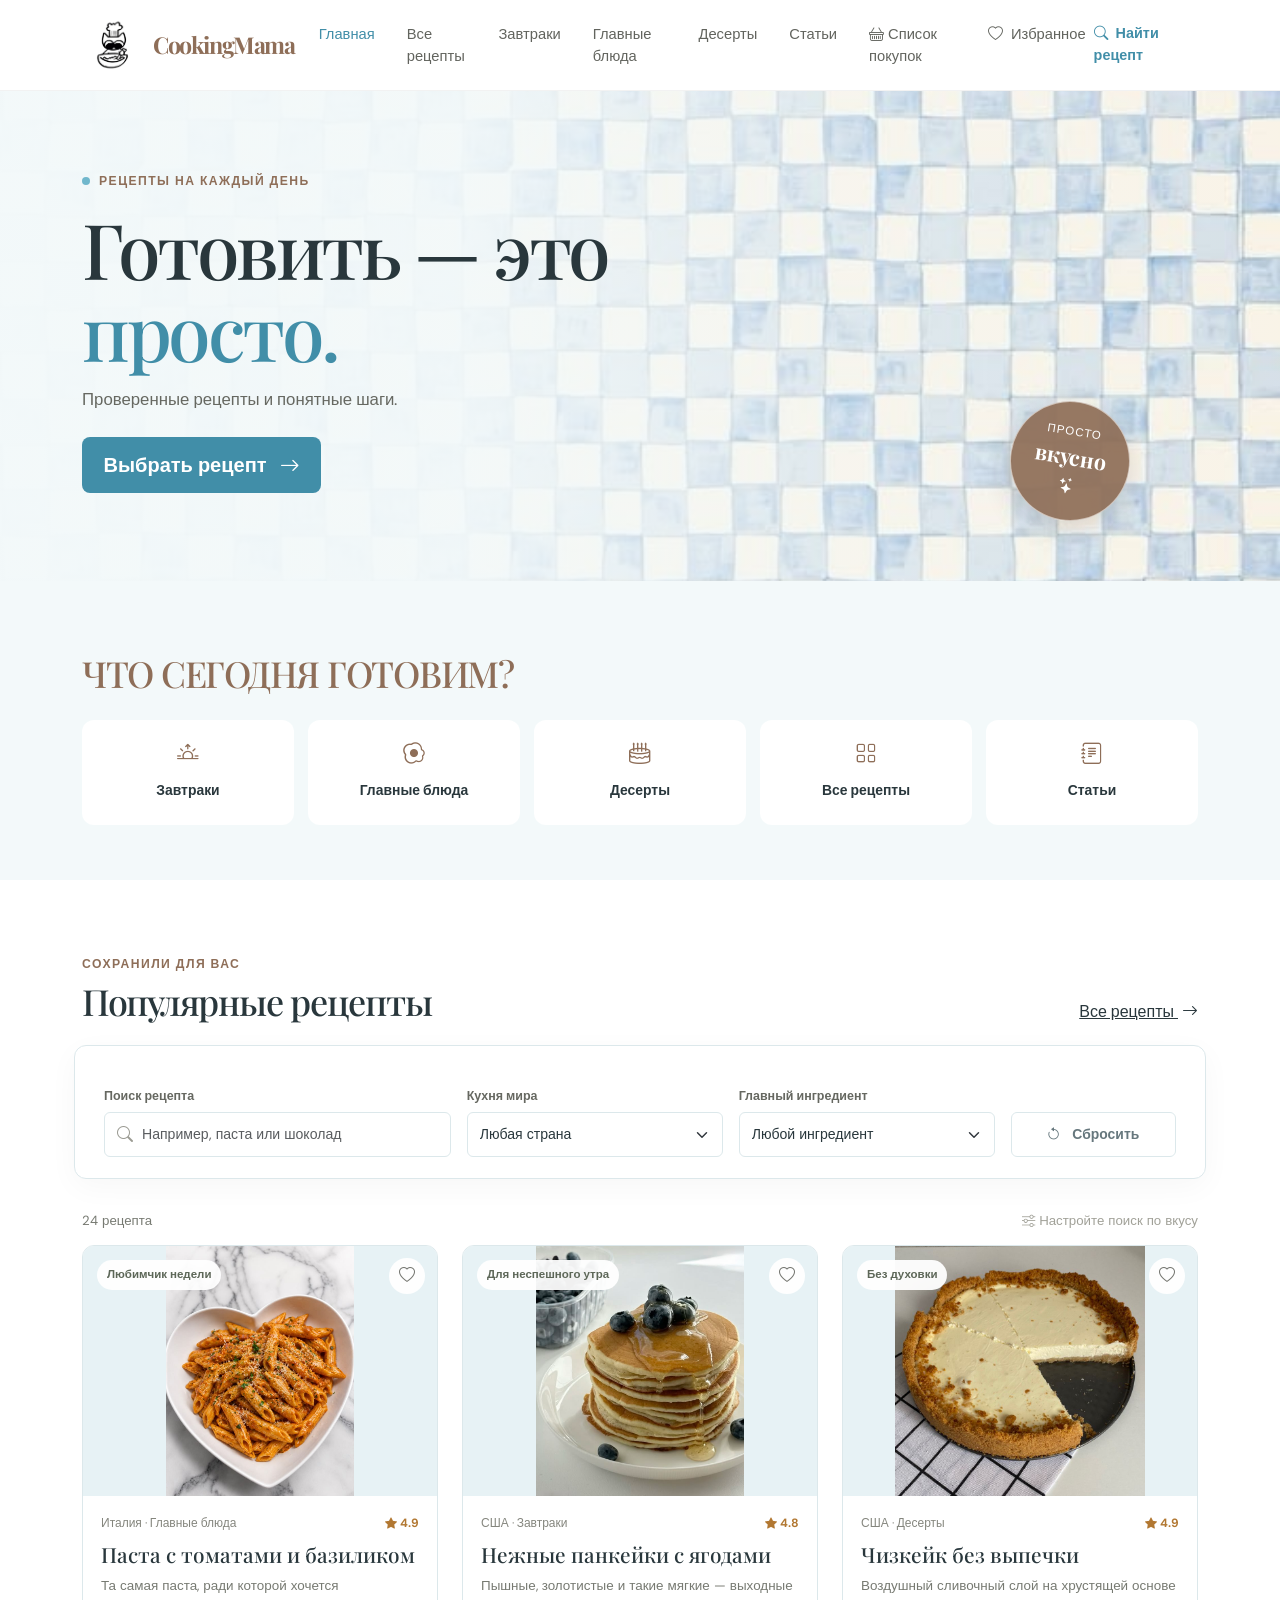
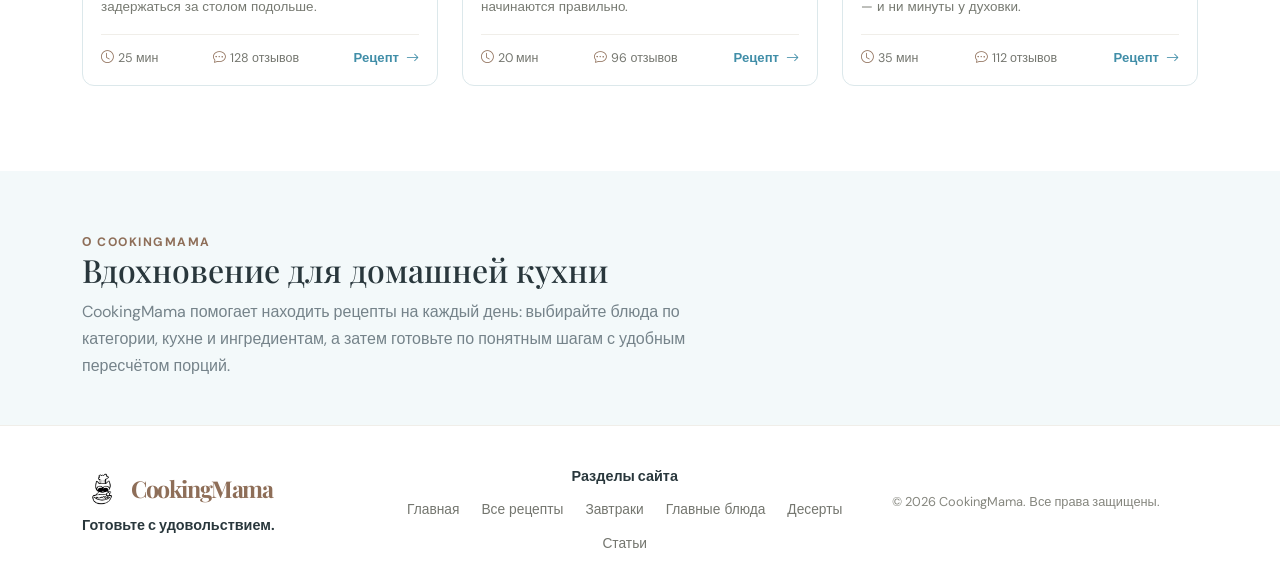
<file: index.html>
<!doctype html>
<html lang="ru">
  <head>
    <meta charset="utf-8">
    <meta name="viewport" content="width=device-width, initial-scale=1">
    <meta name="description" content="Проверенные рецепты со всего мира: выбирайте блюдо, подбирайте ингредиенты и готовьте с удовольствием.">
    <title>CookingMama — рецепты для хорошего дня</title>
    <link rel="preconnect" href="https://fonts.googleapis.com">
    <link rel="preconnect" href="https://fonts.gstatic.com" crossorigin>
    <link href="https://fonts.googleapis.com/css2?family=DM+Sans:wght@400;500;600;700&family=Playfair+Display:wght@600;700&display=swap" rel="stylesheet">
    <link href="https://cdn.jsdelivr.net/npm/bootstrap@5.3.3/dist/css/bootstrap.min.css" rel="stylesheet">
    <link href="https://cdn.jsdelivr.net/npm/bootstrap-icons@1.11.3/font/bootstrap-icons.min.css" rel="stylesheet">
    <link href="css/style.css" rel="stylesheet">
    <link href="images/logo.jpg" rel="icon" type="image/jpeg">
  </head>
  <body data-category="Все рецепты">
    <nav class="navbar navbar-expand-lg navbar-light bg-white sticky-top site-nav">
      <div class="container">
        <a class="navbar-brand brand" href="index.html" aria-label="CookingMama — главная">
          <img class="brand-icon" src="images/logo.jpg" alt="">
          <span>CookingMama</span>
        </a>
        <button
          class="navbar-toggler"
          type="button"
          data-bs-toggle="collapse"
          data-bs-target="#mainNavigation"
          aria-controls="mainNavigation"
          aria-expanded="false"
          aria-label="Открыть меню"
        >
          <span class="navbar-toggler-icon"></span>
        </button>
        <div class="collapse navbar-collapse" id="mainNavigation">
          <ul class="navbar-nav mx-auto gap-lg-3">
            <li class="nav-item"><a class="nav-link active" href="index.html">Главная</a></li>
            <li class="nav-item"><a class="nav-link" href="recipes.html">Все рецепты</a></li>
            <li class="nav-item"><a class="nav-link" href="breakfasts.html">Завтраки</a></li>
            <li class="nav-item"><a class="nav-link" href="main-dishes.html">Главные блюда</a></li>
            <li class="nav-item"><a class="nav-link" href="desserts.html">Десерты</a></li>
            <li class="nav-item"><a class="nav-link" href="articles.html">Статьи</a></li>
          </ul>
          <a class="nav-cta" href="#recipes"><i class="bi bi-search me-2"></i>Найти рецепт</a>
        </div>
      </div>
    </nav>
    <main>
      <section class="hero-section">
        <div class="container">
          <div class="hero-content">
            <span class="eyebrow"><span class="eyebrow-dot"></span> Рецепты на каждый день</span>
            <h1>Готовить — это<br><span>просто.</span></h1>
            <p>Проверенные рецепты и понятные шаги.</p>
            <a class="btn btn-main btn-lg" href="recipes.html">Выбрать рецепт <i class="bi bi-arrow-right ms-2"></i></a>
          </div>
          <div class="hero-sticker"><span>Просто</span><strong>вкусно</strong><i class="bi bi-stars"></i></div>
        </div>
      </section>
      <section class="category-section" aria-label="Категории рецептов">
        <div class="container">
          <div class="section-heading compact-heading">
            <div><span class="eyebrow"><h2>Что сегодня готовим?</h2></span></div>
          </div>
          <div class="category-list">
            <a class="category-chip" href="breakfasts.html">
              <span class="category-icon"><i class="bi bi-sunrise"></i></span>
              <span>Завтраки</span>
            </a>
            <a class="category-chip" href="main-dishes.html">
              <span class="category-icon"><i class="bi bi-egg-fried"></i></span>
              <span>Главные блюда</span>
            </a>
            <a class="category-chip" href="desserts.html">
              <span class="category-icon"><i class="bi bi-cake2"></i></span>
              <span>Десерты</span>
            </a>
            <a class="category-chip" href="recipes.html">
              <span class="category-icon"><i class="bi bi-grid"></i></span>
              <span>Все рецепты</span>
            </a>
            <a class="category-chip" href="articles.html">
              <span class="category-icon"><i class="bi bi-journal-text"></i></span>
              <span>Статьи</span>
            </a>
          </div>
        </div>
      </section>
      <section class="section-space recipes-section" id="recipes">
        <div class="container">
          <div class="section-heading recipes-heading">
            <div>
              <span class="eyebrow">Сохранили для вас</span>
              <h2 id="recipeSectionTitle">Популярные рецепты</h2>
            </div>
            <a class="text-link" href="recipes.html">Все рецепты <i class="bi bi-arrow-right ms-1"></i></a>
          </div>
          <div class="sticky-filter">
            <form class="filter-panel row g-3 align-items-end" id="filterForm">
              <div class="col-12 col-md-6 col-lg-4">
                <label class="form-label" for="searchInput">Поиск рецепта</label>
                <div class="search-control">
                  <i class="bi bi-search"></i>
                  <input id="searchInput" class="form-control" type="search" placeholder="Например, паста или шоколад">
                </div>
              </div>
              <div class="col-6 col-lg-3">
                <label class="form-label" for="cuisineFilter">Кухня мира</label>
                <select id="cuisineFilter" class="form-select"><option value="">Любая страна</option></select>
              </div>
              <div class="col-6 col-lg-3">
                <label class="form-label" for="ingredientFilter">Главный ингредиент</label>
                <select id="ingredientFilter" class="form-select"><option value="">Любой ингредиент</option></select>
              </div>
              <div class="col-12 col-lg-2">
                <button class="btn btn-reset w-100" id="resetFilters" type="button">
                  <i class="bi bi-arrow-counterclockwise me-2"></i>
                  Сбросить
                </button>
              </div>
            </form>
          </div>
          <div class="results-meta">
            <span id="resultsCount" aria-live="polite"></span>
            <span class="meta-hint"><i class="bi bi-sliders me-1"></i>Настройте поиск по вкусу</span>
          </div>
          <div class="row g-4" id="recipeGrid" data-limit="3" data-title="Популярные рецепты"></div>
          <div class="empty-state d-none" id="emptyState">
            <span class="empty-icon"><i class="bi bi-emoji-smile"></i></span>
            <h3>Такого рецепта пока нет</h3>
            <p>Попробуйте изменить фильтры — и найдём что-нибудь вкусное.</p>
            <button type="button" class="btn btn-main" id="emptyReset">Сбросить фильтры</button>
          </div>
        </div>
      </section>
      <section class="page-intro" aria-labelledby="about-title">
        <div class="container">
          <span class="eyebrow">О CookingMama</span>
          <h2 id="about-title">Вдохновение для домашней кухни</h2>
          <p>CookingMama помогает находить рецепты на каждый день: выбирайте блюда по категории, кухне и ингредиентам, а затем готовьте по понятным шагам с удобным пересчётом порций.</p>
        </div>
      </section>
    </main>
    <footer class="site-footer">
      <div class="container">
        <div class="footer-main">
          <div class="footer-brand">
            <a class="navbar-brand brand" href="index.html">
              <img class="brand-icon" src="images/logo.jpg" alt="">
              <span>CookingMama</span>
            </a>
            <h2 class="footer-heading">Готовьте с удовольствием.</h2>
          </div>
          <nav class="footer-navigation" aria-label="Разделы сайта">
            <h2 class="footer-heading">Разделы сайта</h2>
            <ul class="footer-links">
              <li><a href="index.html">Главная</a></li>
              <li><a href="recipes.html">Все рецепты</a></li>
              <li><a href="breakfasts.html">Завтраки</a></li>
              <li><a href="main-dishes.html">Главные блюда</a></li>
              <li><a href="desserts.html">Десерты</a></li>
              <li><a href="articles.html">Статьи</a></li>
            </ul>
          </nav>
          <div class="footer-copyright">
            <p class="footer-copy">© 2026 CookingMama. Все права защищены.</p>
          </div>
        </div>
      </div>
    </footer>
    <button class="back-to-top" id="backToTop" type="button" aria-label="Вернуться наверх" title="Наверх" hidden>
      <i class="bi bi-chevron-up" aria-hidden="true"></i>
    </button>
    <script src="https://cdn.jsdelivr.net/npm/bootstrap@5.3.3/dist/js/bootstrap.bundle.min.js"></script>
    <script src="js/app.js"></script>
  </body>
</html>
</file>
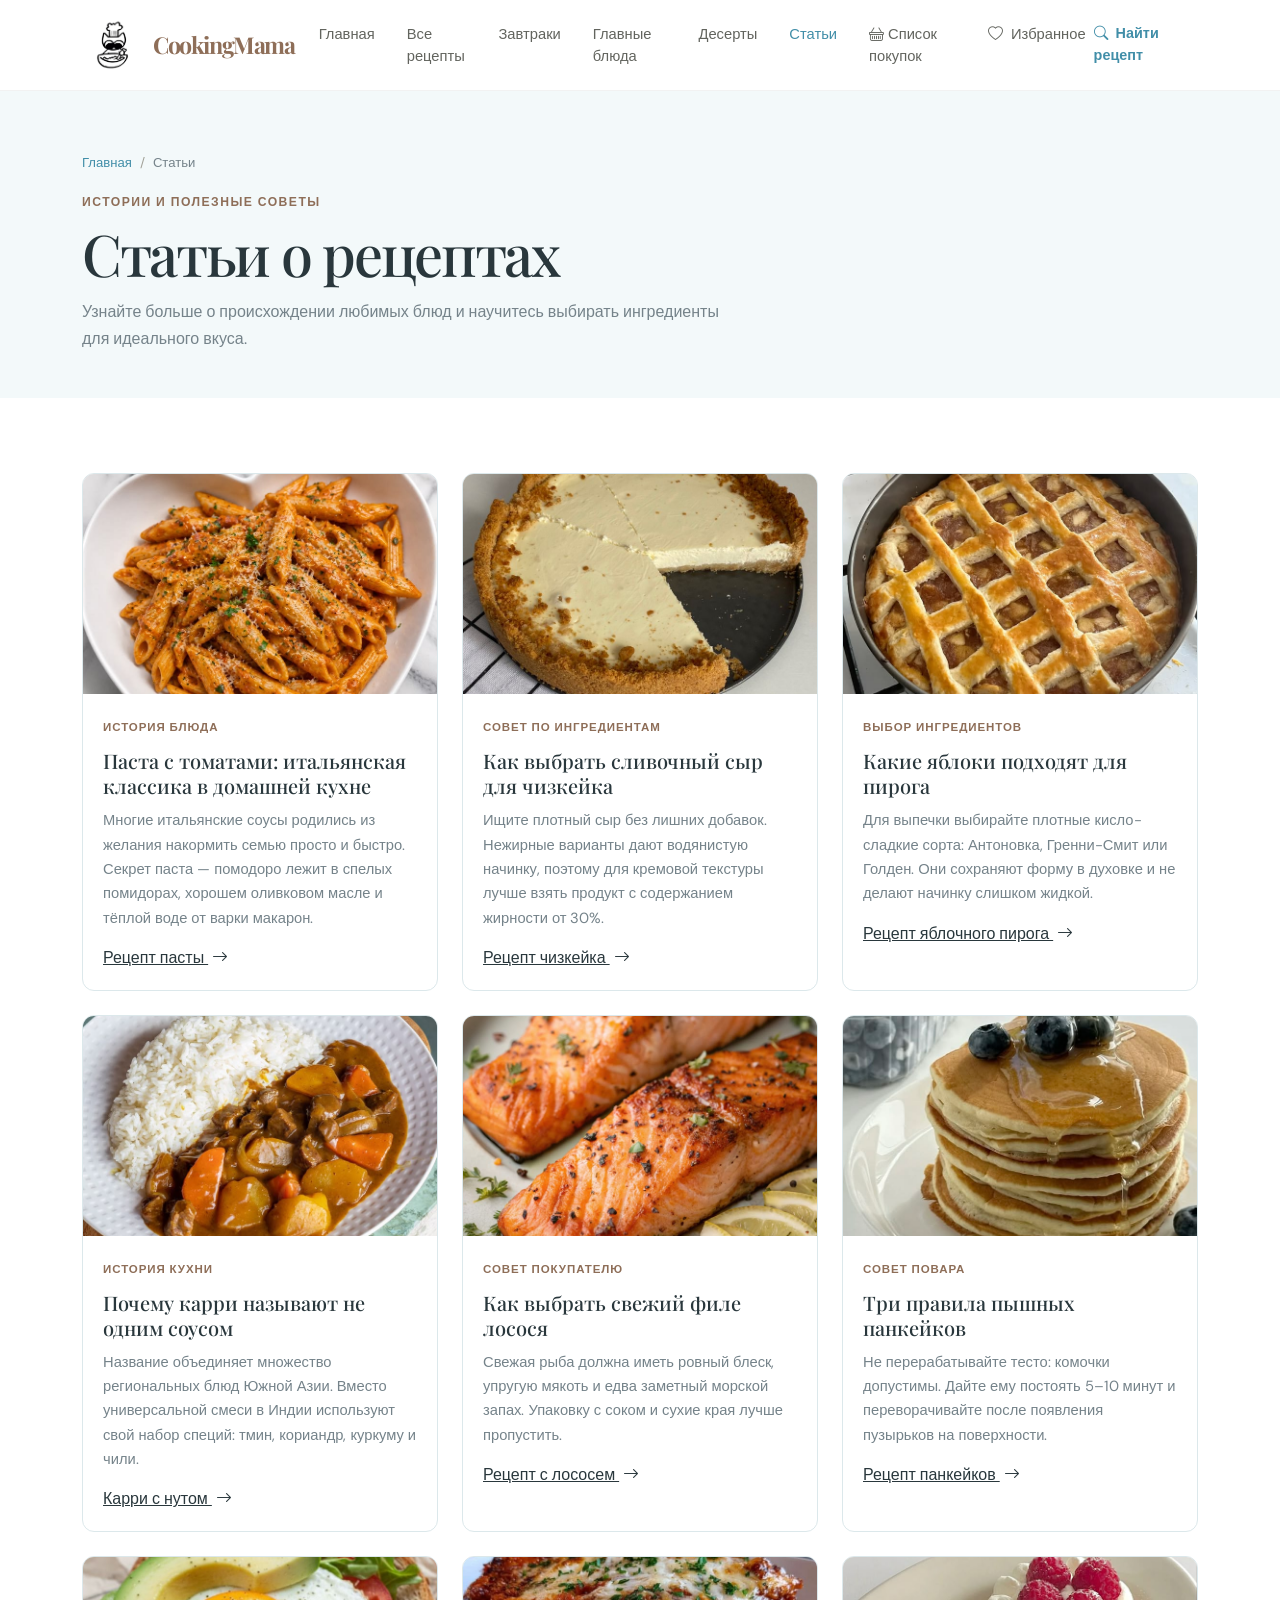
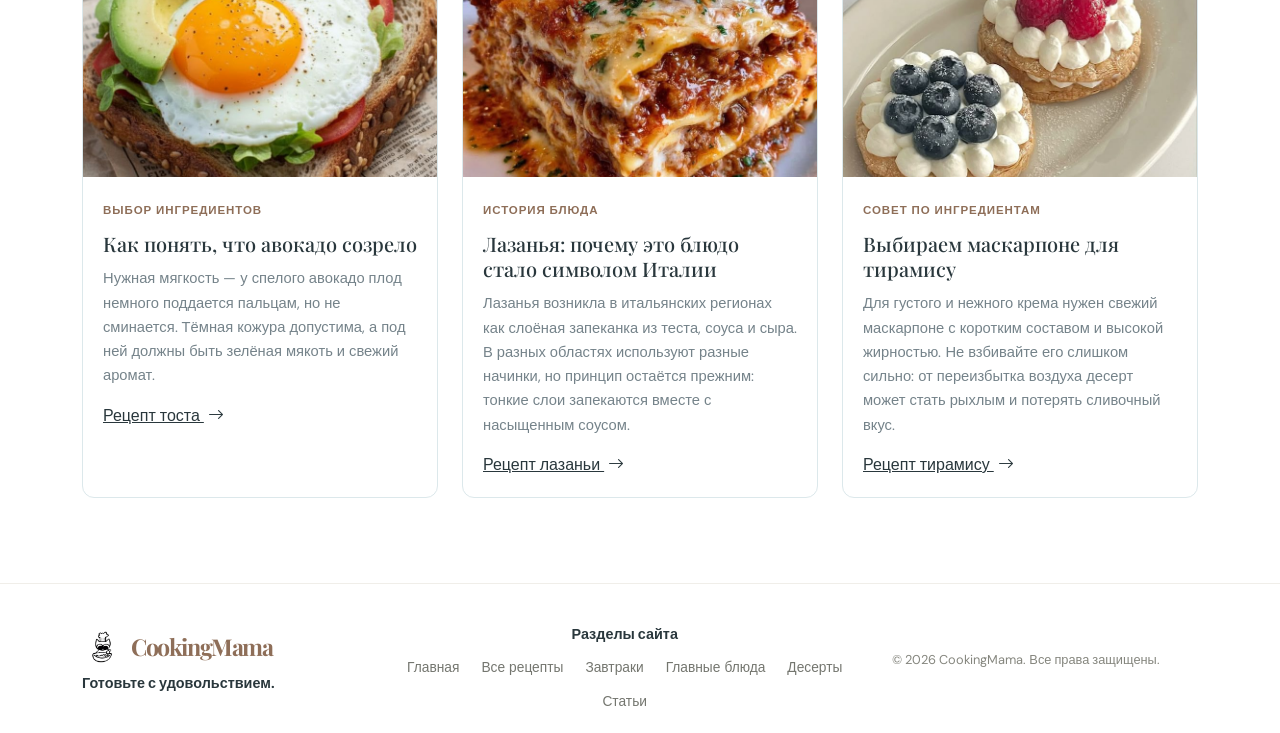
<file: articles.html>
<!doctype html>
<html lang="ru">
  <head>
    <meta charset="utf-8">
    <meta name="viewport" content="width=device-width, initial-scale=1">
    <meta name="description" content="Статьи о происхождении блюд, выборе ингредиентов и секретах домашней кухни.">
    <title>Статьи о рецептах — CookingMama</title>
    <link rel="preconnect" href="https://fonts.googleapis.com">
    <link rel="preconnect" href="https://fonts.gstatic.com" crossorigin>
    <link href="https://fonts.googleapis.com/css2?family=DM+Sans:wght@400;500;600;700&family=Playfair+Display:wght@600;700&display=swap" rel="stylesheet">
    <link href="https://cdn.jsdelivr.net/npm/bootstrap@5.3.3/dist/css/bootstrap.min.css" rel="stylesheet">
    <link href="https://cdn.jsdelivr.net/npm/bootstrap-icons@1.11.3/font/bootstrap-icons.min.css" rel="stylesheet">
    <link href="css/style.css" rel="stylesheet">
    <link href="images/logo.jpg" rel="icon" type="image/jpeg">
  </head>
  <body>
    <nav class="navbar navbar-expand-lg navbar-light bg-white sticky-top site-nav">
      <div class="container">
        <a class="navbar-brand brand" href="index.html">
          <img class="brand-icon" src="images/logo.jpg" alt="">
          <span>CookingMama</span>
        </a>
        <button class="navbar-toggler" type="button" data-bs-toggle="collapse" data-bs-target="#mainNavigation" aria-controls="mainNavigation" aria-expanded="false" aria-label="Открыть меню">
          <span class="navbar-toggler-icon"></span>
        </button>
        <div class="collapse navbar-collapse" id="mainNavigation">
          <ul class="navbar-nav mx-auto gap-lg-3">
            <li class="nav-item"><a class="nav-link" href="index.html">Главная</a></li>
            <li class="nav-item"><a class="nav-link" href="recipes.html">Все рецепты</a></li>
            <li class="nav-item"><a class="nav-link" href="breakfasts.html">Завтраки</a></li>
            <li class="nav-item"><a class="nav-link" href="main-dishes.html">Главные блюда</a></li>
            <li class="nav-item"><a class="nav-link" href="desserts.html">Десерты</a></li>
            <li class="nav-item"><a class="nav-link active" href="articles.html">Статьи</a></li>
          </ul>
          <a class="nav-cta" href="recipes.html"><i class="bi bi-search me-2"></i>Найти рецепт</a>
        </div>
      </div>
    </nav>
    <main>
      <section class="page-intro">
        <div class="container">
          <nav class="breadcrumbs" aria-label="Хлебные крошки">
            <ol>
              <li><a href="index.html">Главная</a></li>
              <li aria-current="page">Статьи</li>
            </ol>
          </nav>
          <span class="eyebrow">Истории и полезные советы</span>
          <h1>Статьи о рецептах</h1>
          <p>Узнайте больше о происхождении любимых блюд и научитесь выбирать ингредиенты для идеального вкуса.</p>
        </div>
      </section>

      <section class="section-space articles-section">
        <div class="container">
          <div class="articles-grid">
            <article class="article-card">
              <img src="images/image_2.jpeg" alt="Паста с помидорами и базиликом">
              <div class="article-card-body">
                <span class="article-tag">История блюда</span>
                <h2>Паста с томатами: итальянская классика в домашней кухне</h2>
                <p>Многие итальянские соусы родились из желания накормить семью просто и быстро. Секрет паста — помодоро лежит в спелых помидорах, хорошем оливковом масле и тёплой воде от варки макарон.</p>
                <a class="text-link" href="recipe.html?id=pasta">Рецепт пасты <i class="bi bi-arrow-right ms-1"></i></a>
              </div>
            </article>
            <article class="article-card">
              <img src="images/image_4.jpeg" alt="Чизкейк без выпечки">
              <div class="article-card-body">
                <span class="article-tag">Совет по ингредиентам</span>
                <h2>Как выбрать сливочный сыр для чизкейка</h2>
                <p>Ищите плотный сыр без лишних добавок. Нежирные варианты дают водянистую начинку, поэтому для кремовой текстуры лучше взять продукт с содержанием жирности от 30%.</p>
                <a class="text-link" href="recipe.html?id=cheesecake">Рецепт чизкейка <i class="bi bi-arrow-right ms-1"></i></a>
              </div>
            </article>
            <article class="article-card">
              <img src="images/image_7.jpeg" alt="Яблочный пирог с корицей">
              <div class="article-card-body">
                <span class="article-tag">Выбор ингредиентов</span>
                <h2>Какие яблоки подходят для пирога</h2>
                <p>Для выпечки выбирайте плотные кисло-сладкие сорта: Антоновка, Гренни-Смит или Голден. Они сохраняют форму в духовке и не делают начинку слишком жидкой.</p>
                <a class="text-link" href="recipe.html?id=apple-pie">Рецепт яблочного пирога <i class="bi bi-arrow-right ms-1"></i></a>
              </div>
            </article>
            <article class="article-card">
              <img src="images/image_5.jpeg" alt="Карри с нутом">
              <div class="article-card-body">
                <span class="article-tag">История кухни</span>
                <h2>Почему карри называют не одним соусом</h2>
                <p>Название объединяет множество региональных блюд Южной Азии. Вместо универсальной смеси в Индии используют свой набор специй: тмин, кориандр, куркуму и чили.</p>
                <a class="text-link" href="recipe.html?id=curry">Карри с нутом <i class="bi bi-arrow-right ms-1"></i></a>
              </div>
            </article>
            <article class="article-card">
              <img src="images/image_6.jpeg" alt="Лосось с лимоном">
              <div class="article-card-body">
                <span class="article-tag">Совет покупателю</span>
                <h2>Как выбрать свежий филе лосося</h2>
                <p>Свежая рыба должна иметь ровный блеск, упругую мякоть и едва заметный морской запах. Упаковку с соком и сухие края лучше пропустить.</p>
                <a class="text-link" href="recipe.html?id=salmon">Рецепт с лососем <i class="bi bi-arrow-right ms-1"></i></a>
              </div>
            </article>
            <article class="article-card">
              <img src="images/image_3.jpeg" alt="Панкейки с ягодами">
              <div class="article-card-body">
                <span class="article-tag">Совет повара</span>
                <h2>Три правила пышных панкейков</h2>
                <p>Не перерабатывайте тесто: комочки допустимы. Дайте ему постоять 5–10 минут и переворачивайте после появления пузырьков на поверхности.</p>
                <a class="text-link" href="recipe.html?id=pancakes">Рецепт панкейков <i class="bi bi-arrow-right ms-1"></i></a>
              </div>
            </article>
            <article class="article-card">
              <img src="images/image_8.jpeg" alt="Тост с авокадо">
              <div class="article-card-body">
                <span class="article-tag">Выбор ингредиентов</span>
                <h2>Как понять, что авокадо созрело</h2>
                <p>Нужная мягкость — у спелого авокадо плод немного поддается пальцам, но не сминается. Тёмная кожура допустима, а под ней должны быть зелёная мякоть и свежий аромат.</p>
                <a class="text-link" href="recipe.html?id=avocado-toast">Рецепт тоста <i class="bi bi-arrow-right ms-1"></i></a>
              </div>
            </article>
            <article class="article-card">
              <img src="images/image_13.jpeg" alt="Лазанья в духовке">
              <div class="article-card-body">
                <span class="article-tag">История блюда</span>
                <h2>Лазанья: почему это блюдо стало символом Италии</h2>
                <p>Лазанья возникла в итальянских регионах как слоёная запеканка из теста, соуса и сыра. В разных областях используют разные начинки, но принцип остаётся прежним: тонкие слои запекаются вместе с насыщенным соусом.</p>
                <a class="text-link" href="recipe.html?id=lasagna">Рецепт лазаньи <i class="bi bi-arrow-right ms-1"></i></a>
              </div>
            </article>
            <article class="article-card">
              <img src="images/image_22.jpeg" alt="Десерт тирамису в стаканчиках">
              <div class="article-card-body">
                <span class="article-tag">Совет по ингредиентам</span>
                <h2>Выбираем маскарпоне для тирамису</h2>
                <p>Для густого и нежного крема нужен свежий маскарпоне с коротким составом и высокой жирностью. Не взбивайте его слишком сильно: от переизбытка воздуха десерт может стать рыхлым и потерять сливочный вкус.</p>
                <a class="text-link" href="recipe.html?id=tiramisu-cups">Рецепт тирамису <i class="bi bi-arrow-right ms-1"></i></a>
              </div>
            </article>
          </div>
        </div>
      </section>
    </main>
    <footer class="site-footer">
      <div class="container">
        <div class="footer-main">
          <div class="footer-brand">
            <a class="navbar-brand brand" href="index.html">
              <img class="brand-icon" src="images/logo.jpg" alt="">
              <span>CookingMama</span>
            </a>
            <h2 class="footer-heading">Готовьте с удовольствием.</h2>
          </div>
          <nav class="footer-navigation" aria-label="Разделы сайта">
            <h2 class="footer-heading">Разделы сайта</h2>
            <ul class="footer-links">
              <li><a href="index.html">Главная</a></li>
              <li><a href="recipes.html">Все рецепты</a></li>
              <li><a href="breakfasts.html">Завтраки</a></li>
              <li><a href="main-dishes.html">Главные блюда</a></li>
              <li><a href="desserts.html">Десерты</a></li>
              <li><a href="articles.html">Статьи</a></li>
            </ul>
          </nav>
          <div class="footer-copyright">
            <p class="footer-copy">© 2026 CookingMama. Все права защищены.</p>
          </div>
        </div>
      </div>
    </footer>
    <button class="back-to-top" id="backToTop" type="button" aria-label="Вернуться наверх" title="Наверх" hidden>
      <i class="bi bi-chevron-up" aria-hidden="true"></i>
    </button>
    <script src="https://cdn.jsdelivr.net/npm/bootstrap@5.3.3/dist/js/bootstrap.bundle.min.js"></script>
    <script src="js/app.js"></script>
  </body>
</html>
</file>
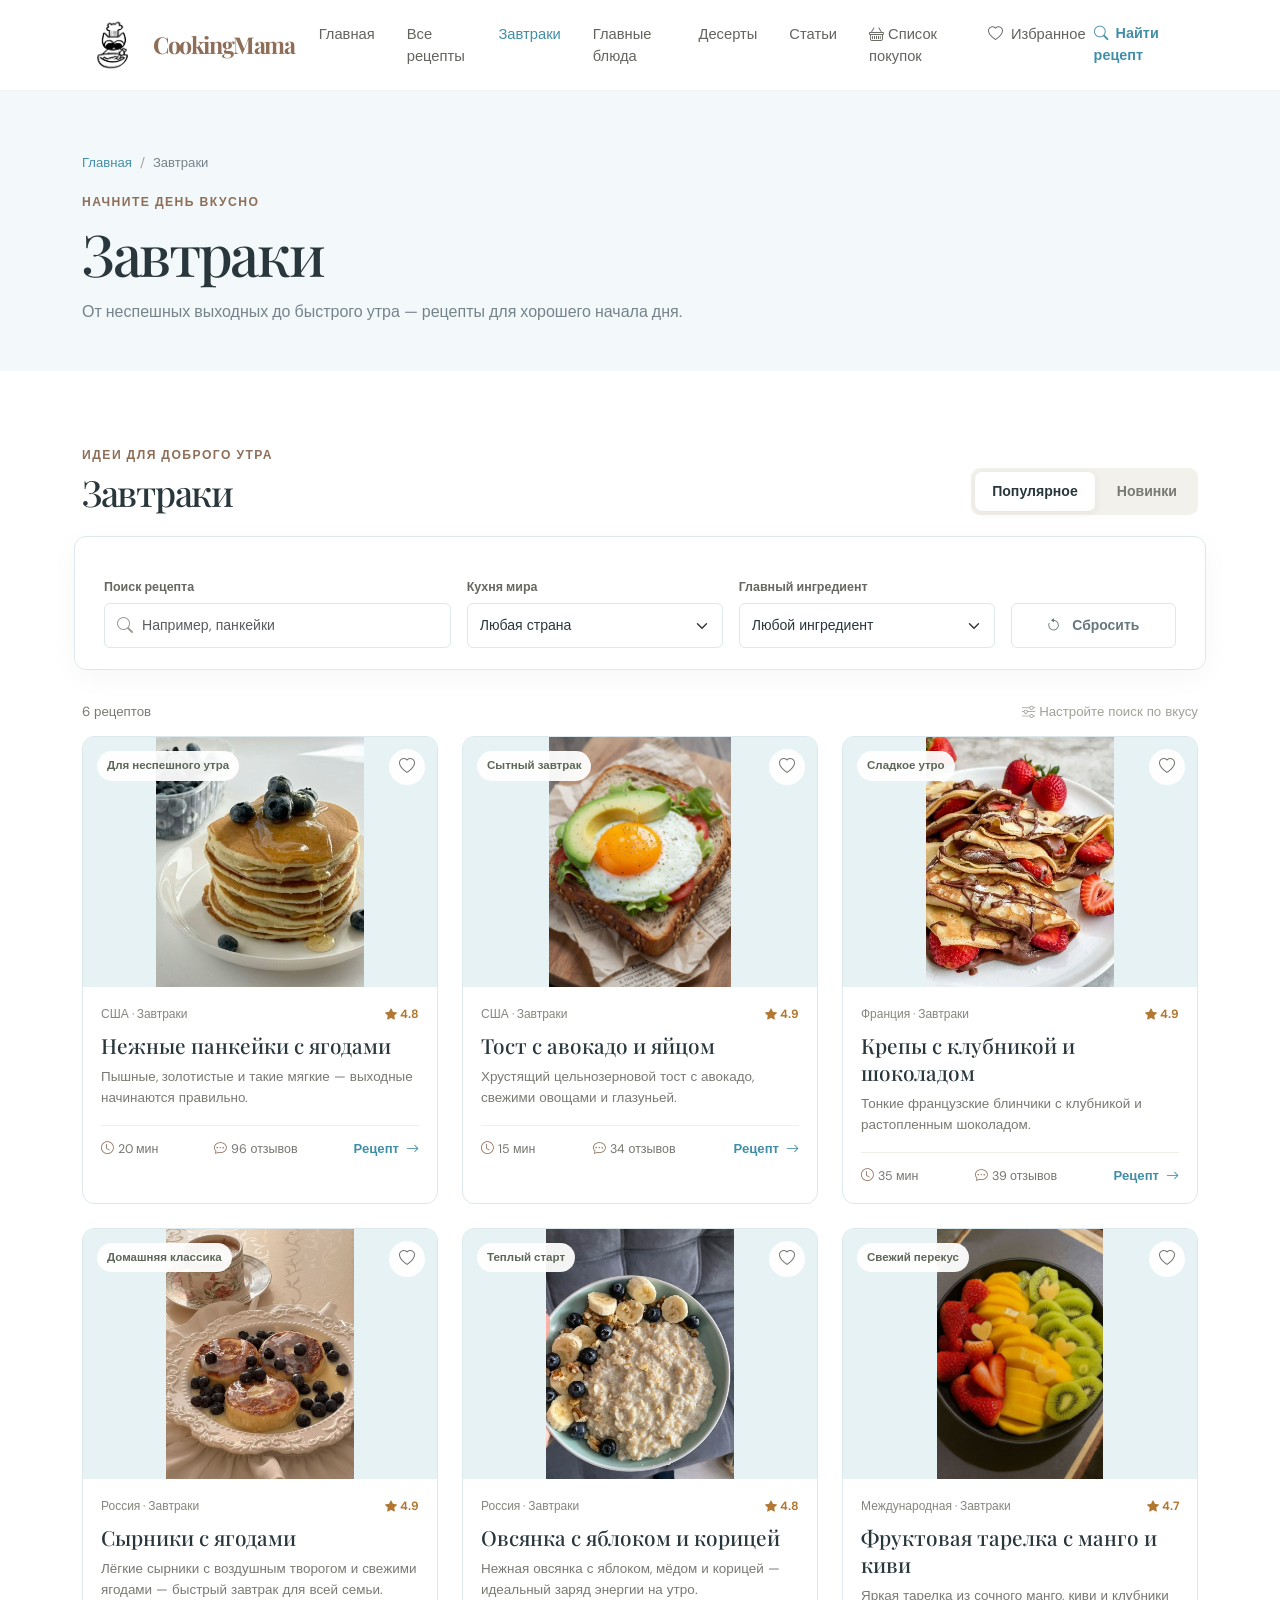
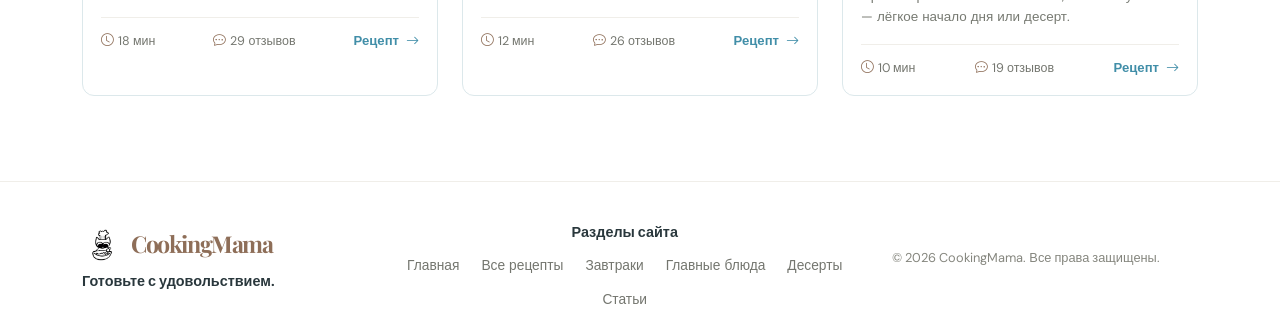
<file: breakfasts.html>
<!doctype html>
<html lang="ru">
  <head>
    <meta charset="utf-8">
    <meta name="viewport" content="width=device-width, initial-scale=1">
    <meta name="description" content="Рецепты завтраков — идеи для доброго утра от CookingMama.">
    <title>Завтраки — CookingMama</title>
    <link rel="preconnect" href="https://fonts.googleapis.com">
    <link rel="preconnect" href="https://fonts.gstatic.com" crossorigin>
    <link href="https://fonts.googleapis.com/css2?family=DM+Sans:wght@400;500;600;700&family=Playfair+Display:wght@600;700&display=swap" rel="stylesheet">
    <link href="https://cdn.jsdelivr.net/npm/bootstrap@5.3.3/dist/css/bootstrap.min.css" rel="stylesheet">
    <link href="https://cdn.jsdelivr.net/npm/bootstrap-icons@1.11.3/font/bootstrap-icons.min.css" rel="stylesheet">
    <link href="css/style.css" rel="stylesheet">
    <link href="images/logo.jpg" rel="icon" type="image/jpeg">
  </head>
  <body data-category="Завтраки">
    <nav class="navbar navbar-expand-lg navbar-light bg-white sticky-top site-nav">
      <div class="container">
        <a class="navbar-brand brand" href="index.html">
          <img class="brand-icon" src="images/logo.jpg" alt="">
          <span>CookingMama</span>
        </a>
        <button
          class="navbar-toggler"
          type="button"
          data-bs-toggle="collapse"
          data-bs-target="#mainNavigation"
          aria-controls="mainNavigation"
          aria-expanded="false"
          aria-label="Открыть меню"
        >
          <span class="navbar-toggler-icon"></span>
        </button>
        <div class="collapse navbar-collapse" id="mainNavigation">
          <ul class="navbar-nav mx-auto gap-lg-3">
            <li class="nav-item"><a class="nav-link" href="index.html">Главная</a></li>
            <li class="nav-item"><a class="nav-link" href="recipes.html">Все рецепты</a></li>
            <li class="nav-item"><a class="nav-link active" href="breakfasts.html">Завтраки</a></li>
            <li class="nav-item"><a class="nav-link" href="main-dishes.html">Главные блюда</a></li>
            <li class="nav-item"><a class="nav-link" href="desserts.html">Десерты</a></li>
            <li class="nav-item"><a class="nav-link" href="articles.html">Статьи</a></li>
          </ul>
          <a class="nav-cta" href="#recipes"><i class="bi bi-search me-2"></i>Найти рецепт</a>
        </div>
      </div>
    </nav>
    <main>
      <section class="page-intro">
        <div class="container">
          <nav class="breadcrumbs" aria-label="Хлебные крошки">
            <ol>
              <li><a href="index.html">Главная</a></li>
              <li aria-current="page">Завтраки</li>
            </ol>
          </nav>
          <span class="eyebrow">Начните день вкусно</span>
          <h1>Завтраки</h1>
          <p>От неспешных выходных до быстрого утра — рецепты для хорошего начала дня.</p>
        </div>
      </section>
      <section class="recipes-section section-space" id="recipes">
        <div class="container">
          <div class="section-heading recipes-heading">
            <div>
              <span class="eyebrow">Идеи для доброго утра</span>
              <h2 id="recipeSectionTitle">Завтраки</h2>
            </div>
            <div class="recipe-tabs" role="group" aria-label="Сортировка рецептов">
              <button class="recipe-tab active" type="button" data-sort="popular">Популярное</button>
              <button class="recipe-tab" type="button" data-sort="newest">Новинки</button>
            </div>
          </div>
          <div class="sticky-filter">
            <form class="filter-panel row g-3 align-items-end" id="filterForm">
              <div class="col-12 col-md-6 col-lg-4">
                <label class="form-label" for="searchInput">Поиск рецепта</label>
                <div class="search-control">
                  <i class="bi bi-search"></i>
                  <input id="searchInput" class="form-control" type="search" placeholder="Например, панкейки">
                </div>
              </div>
              <div class="col-6 col-lg-3">
                <label class="form-label" for="cuisineFilter">Кухня мира</label>
                <select id="cuisineFilter" class="form-select"><option value="">Любая страна</option></select>
              </div>
              <div class="col-6 col-lg-3">
                <label class="form-label" for="ingredientFilter">Главный ингредиент</label>
                <select id="ingredientFilter" class="form-select"><option value="">Любой ингредиент</option></select>
              </div>
              <div class="col-12 col-lg-2">
                <button class="btn btn-reset w-100" id="resetFilters" type="button">
                  <i class="bi bi-arrow-counterclockwise me-2"></i>
                  Сбросить
                </button>
              </div>
            </form>
          </div>
          <div class="results-meta">
            <span id="resultsCount" aria-live="polite"></span>
            <span class="meta-hint"><i class="bi bi-sliders me-1"></i>Настройте поиск по вкусу</span>
          </div>
          <div class="row g-4" id="recipeGrid"></div>
          <div class="empty-state d-none" id="emptyState">
            <span class="empty-icon"><i class="bi bi-emoji-smile"></i></span>
            <h3>Такого рецепта пока нет</h3>
            <p>Попробуйте изменить фильтры — и найдём что-нибудь вкусное.</p>
            <button type="button" class="btn btn-main" id="emptyReset">Сбросить фильтры</button>
          </div>
        </div>
      </section>
    </main>
    <footer class="site-footer">
      <div class="container">
        <div class="footer-main">
          <div class="footer-brand">
            <a class="navbar-brand brand" href="index.html">
              <img class="brand-icon" src="images/logo.jpg" alt="">
              <span>CookingMama</span>
            </a>
            <h2 class="footer-heading">Готовьте с удовольствием.</h2>
          </div>
          <nav class="footer-navigation" aria-label="Разделы сайта">
            <h2 class="footer-heading">Разделы сайта</h2>
            <ul class="footer-links">
              <li><a href="index.html">Главная</a></li>
              <li><a href="recipes.html">Все рецепты</a></li>
              <li><a href="breakfasts.html">Завтраки</a></li>
              <li><a href="main-dishes.html">Главные блюда</a></li>
              <li><a href="desserts.html">Десерты</a></li>
              <li><a href="articles.html">Статьи</a></li>
            </ul>
          </nav>
          <div class="footer-copyright">
            <p class="footer-copy">© 2026 CookingMama. Все права защищены.</p>
          </div>
        </div>
      </div>
    </footer>
    <button class="back-to-top" id="backToTop" type="button" aria-label="Вернуться наверх" title="Наверх" hidden>
      <i class="bi bi-chevron-up" aria-hidden="true"></i>
    </button>
    <script src="https://cdn.jsdelivr.net/npm/bootstrap@5.3.3/dist/js/bootstrap.bundle.min.js"></script>
    <script src="js/app.js"></script>
  </body>
</html>
</file>
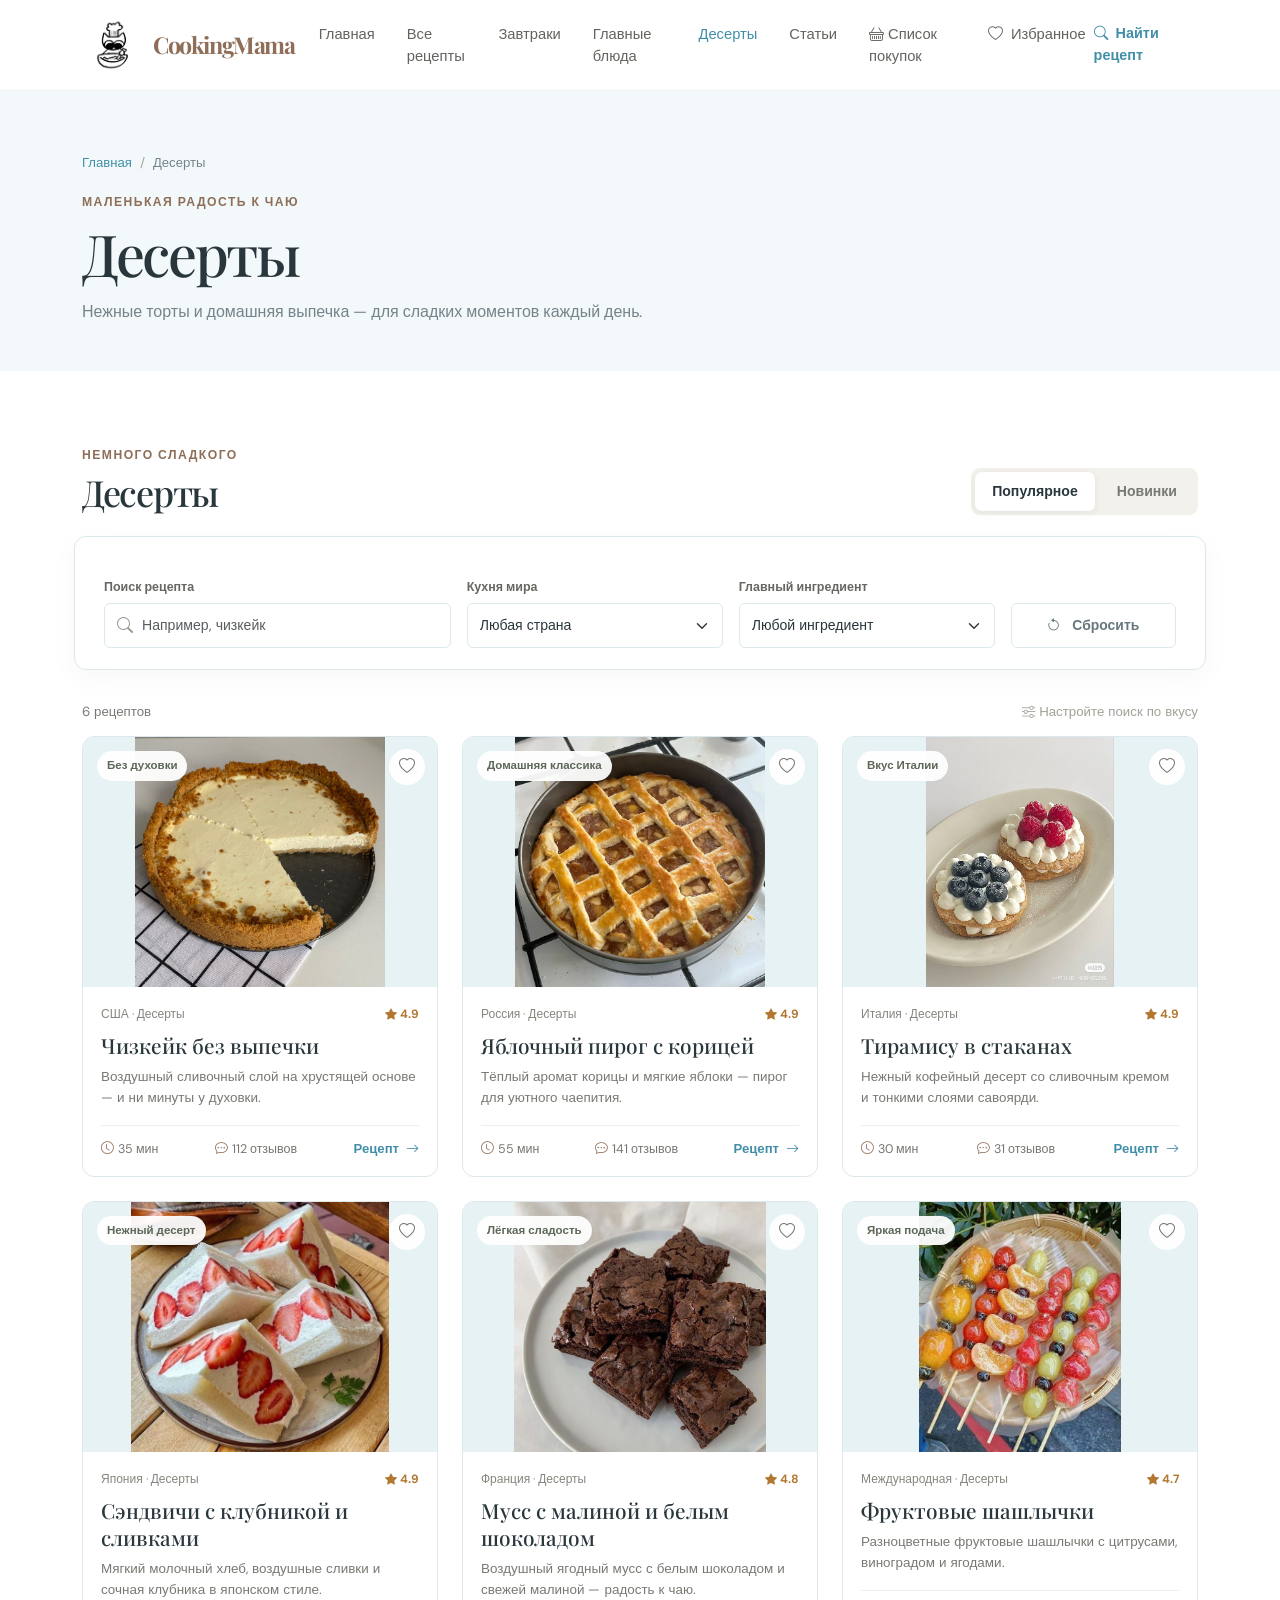
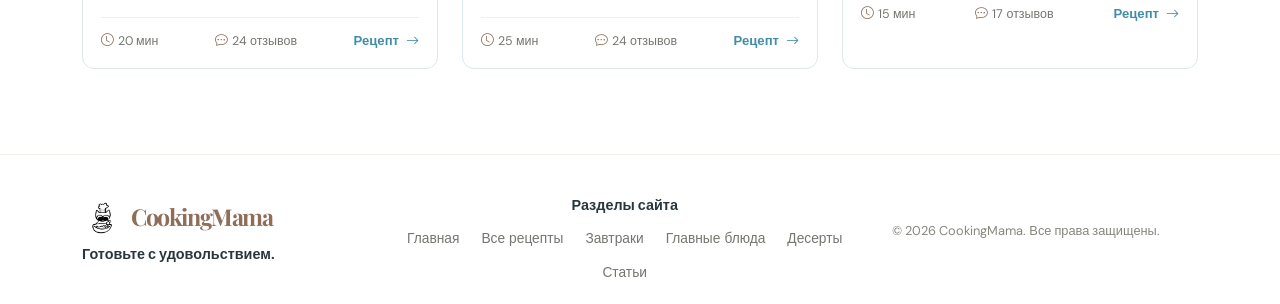
<file: desserts.html>
<!doctype html>
<html lang="ru">
  <head>
    <meta charset="utf-8">
    <meta name="viewport" content="width=device-width, initial-scale=1">
    <meta name="description" content="Сладкие рецепты и десерты для уютного чаепития — CookingMama.">
    <title>Десерты — CookingMama</title>
    <link rel="preconnect" href="https://fonts.googleapis.com">
    <link rel="preconnect" href="https://fonts.gstatic.com" crossorigin>
    <link href="https://fonts.googleapis.com/css2?family=DM+Sans:wght@400;500;600;700&family=Playfair+Display:wght@600;700&display=swap" rel="stylesheet">
    <link href="https://cdn.jsdelivr.net/npm/bootstrap@5.3.3/dist/css/bootstrap.min.css" rel="stylesheet">
    <link href="https://cdn.jsdelivr.net/npm/bootstrap-icons@1.11.3/font/bootstrap-icons.min.css" rel="stylesheet">
    <link href="css/style.css" rel="stylesheet">
    <link href="images/logo.jpg" rel="icon" type="image/jpeg">
  </head>
  <body data-category="Десерты">
    <nav class="navbar navbar-expand-lg navbar-light bg-white sticky-top site-nav">
      <div class="container">
        <a class="navbar-brand brand" href="index.html">
          <img class="brand-icon" src="images/logo.jpg" alt="">
          <span>CookingMama</span>
        </a>
        <button
          class="navbar-toggler"
          type="button"
          data-bs-toggle="collapse"
          data-bs-target="#mainNavigation"
          aria-controls="mainNavigation"
          aria-expanded="false"
          aria-label="Открыть меню"
        >
          <span class="navbar-toggler-icon"></span>
        </button>
        <div class="collapse navbar-collapse" id="mainNavigation">
          <ul class="navbar-nav mx-auto gap-lg-3">
            <li class="nav-item"><a class="nav-link" href="index.html">Главная</a></li>
            <li class="nav-item"><a class="nav-link" href="recipes.html">Все рецепты</a></li>
            <li class="nav-item"><a class="nav-link" href="breakfasts.html">Завтраки</a></li>
            <li class="nav-item"><a class="nav-link" href="main-dishes.html">Главные блюда</a></li>
            <li class="nav-item"><a class="nav-link active" href="desserts.html">Десерты</a></li>
            <li class="nav-item"><a class="nav-link" href="articles.html">Статьи</a></li>
          </ul>
          <a class="nav-cta" href="#recipes"><i class="bi bi-search me-2"></i>Найти рецепт</a>
        </div>
      </div>
    </nav>
    <main>
      <section class="page-intro">
        <div class="container">
          <nav class="breadcrumbs" aria-label="Хлебные крошки">
            <ol>
              <li><a href="index.html">Главная</a></li>
              <li aria-current="page">Десерты</li>
            </ol>
          </nav>
          <span class="eyebrow">Маленькая радость к чаю</span>
          <h1>Десерты</h1>
          <p>Нежные торты и домашняя выпечка — для сладких моментов каждый день.</p>
        </div>
      </section>
      <section class="recipes-section section-space" id="recipes">
        <div class="container">
          <div class="section-heading recipes-heading">
            <div>
              <span class="eyebrow">Немного сладкого</span>
              <h2 id="recipeSectionTitle">Десерты</h2>
            </div>
            <div class="recipe-tabs" role="group" aria-label="Сортировка рецептов">
              <button class="recipe-tab active" type="button" data-sort="popular">Популярное</button>
              <button class="recipe-tab" type="button" data-sort="newest">Новинки</button>
            </div>
          </div>
          <div class="sticky-filter">
            <form class="filter-panel row g-3 align-items-end" id="filterForm">
              <div class="col-12 col-md-6 col-lg-4">
                <label class="form-label" for="searchInput">Поиск рецепта</label>
                <div class="search-control">
                  <i class="bi bi-search"></i>
                  <input id="searchInput" class="form-control" type="search" placeholder="Например, чизкейк">
                </div>
              </div>
              <div class="col-6 col-lg-3">
                <label class="form-label" for="cuisineFilter">Кухня мира</label>
                <select id="cuisineFilter" class="form-select"><option value="">Любая страна</option></select>
              </div>
              <div class="col-6 col-lg-3">
                <label class="form-label" for="ingredientFilter">Главный ингредиент</label>
                <select id="ingredientFilter" class="form-select"><option value="">Любой ингредиент</option></select>
              </div>
              <div class="col-12 col-lg-2">
                <button class="btn btn-reset w-100" id="resetFilters" type="button">
                  <i class="bi bi-arrow-counterclockwise me-2"></i>
                  Сбросить
                </button>
              </div>
            </form>
          </div>
          <div class="results-meta">
            <span id="resultsCount" aria-live="polite"></span>
            <span class="meta-hint"><i class="bi bi-sliders me-1"></i>Настройте поиск по вкусу</span>
          </div>
          <div class="row g-4" id="recipeGrid"></div>
          <div class="empty-state d-none" id="emptyState">
            <span class="empty-icon"><i class="bi bi-emoji-smile"></i></span>
            <h3>Такого рецепта пока нет</h3>
            <p>Попробуйте изменить фильтры — и найдём что-нибудь вкусное.</p>
            <button type="button" class="btn btn-main" id="emptyReset">Сбросить фильтры</button>
          </div>
        </div>
      </section>
    </main>
    <footer class="site-footer">
      <div class="container">
        <div class="footer-main">
          <div class="footer-brand">
            <a class="navbar-brand brand" href="index.html">
              <img class="brand-icon" src="images/logo.jpg" alt="">
              <span>CookingMama</span>
            </a>
            <h2 class="footer-heading">Готовьте с удовольствием.</h2>
          </div>
          <nav class="footer-navigation" aria-label="Разделы сайта">
            <h2 class="footer-heading">Разделы сайта</h2>
            <ul class="footer-links">
              <li><a href="index.html">Главная</a></li>
              <li><a href="recipes.html">Все рецепты</a></li>
              <li><a href="breakfasts.html">Завтраки</a></li>
              <li><a href="main-dishes.html">Главные блюда</a></li>
              <li><a href="desserts.html">Десерты</a></li>
              <li><a href="articles.html">Статьи</a></li>
            </ul>
          </nav>
          <div class="footer-copyright">
            <p class="footer-copy">© 2026 CookingMama. Все права защищены.</p>
          </div>
        </div>
      </div>
    </footer>
    <button class="back-to-top" id="backToTop" type="button" aria-label="Вернуться наверх" title="Наверх" hidden>
      <i class="bi bi-chevron-up" aria-hidden="true"></i>
    </button>
    <script src="https://cdn.jsdelivr.net/npm/bootstrap@5.3.3/dist/js/bootstrap.bundle.min.js"></script>
    <script src="js/app.js"></script>
  </body>
</html>
</file>
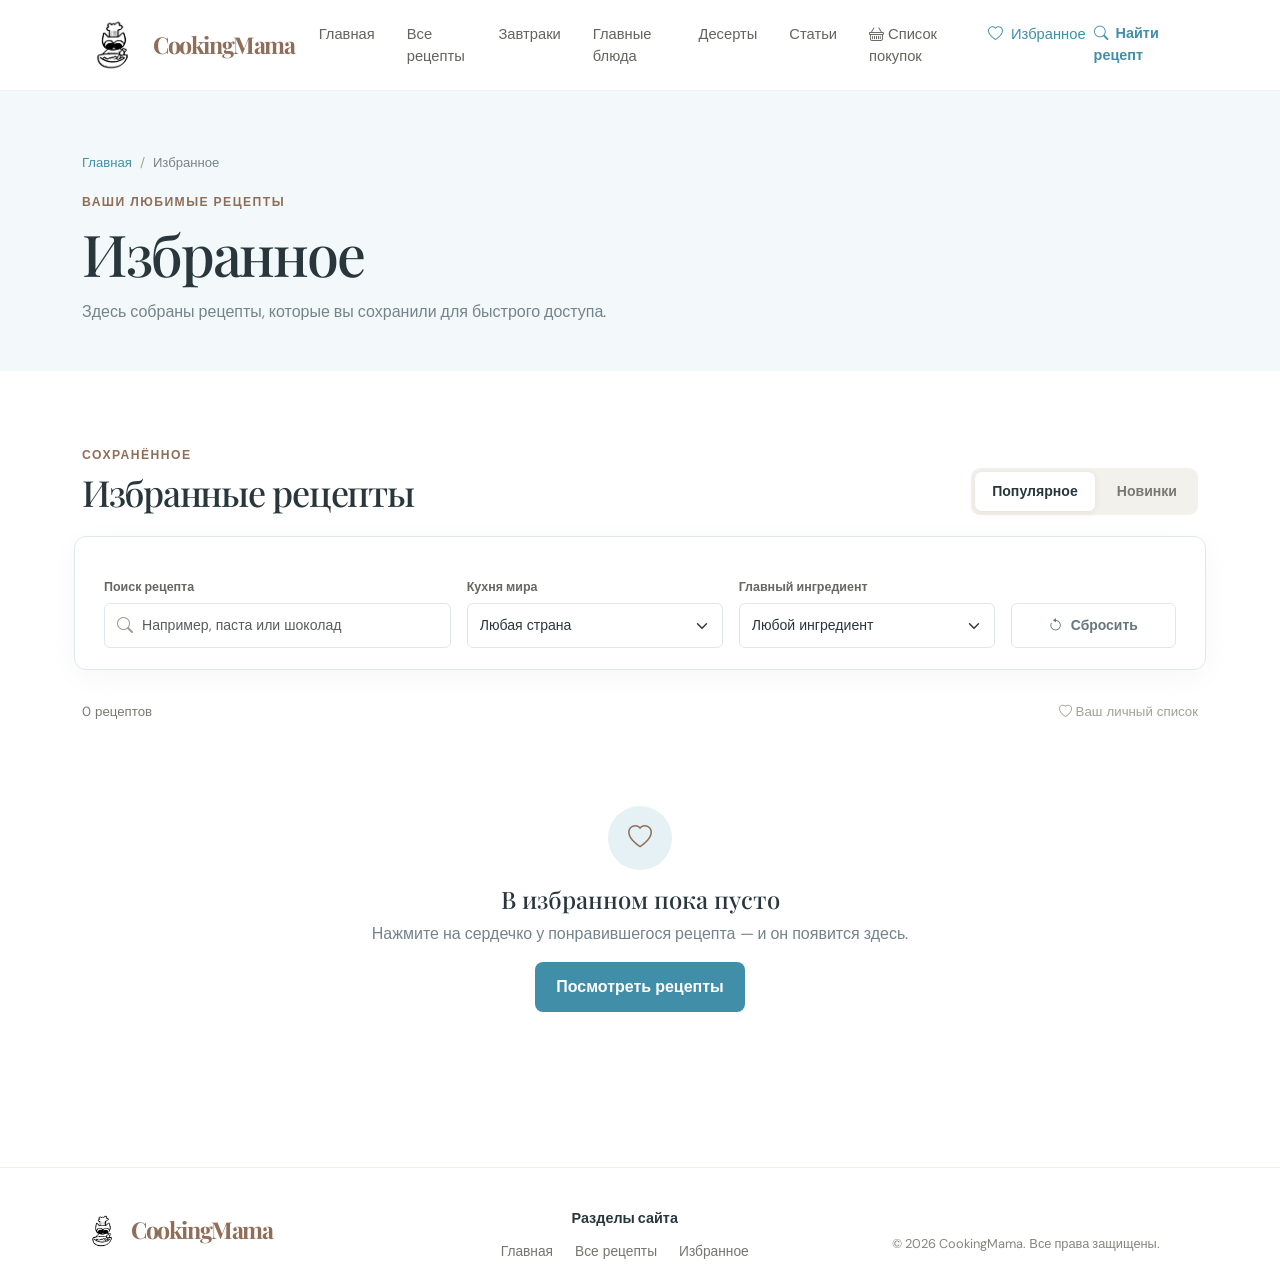
<file: favorites.html>
<!doctype html>
<html lang="ru">
  <head>
    <meta charset="utf-8">
    <meta name="viewport" content="width=device-width, initial-scale=1">
    <meta name="description" content="Сохранённые избранные рецепты CookingMama.">
    <title>Избранное — CookingMama</title>
    <link rel="preconnect" href="https://fonts.googleapis.com">
    <link rel="preconnect" href="https://fonts.gstatic.com" crossorigin>
    <link href="https://fonts.googleapis.com/css2?family=DM+Sans:wght@400;500;600;700&family=Playfair+Display:wght@600;700&display=swap" rel="stylesheet">
    <link href="https://cdn.jsdelivr.net/npm/bootstrap@5.3.3/dist/css/bootstrap.min.css" rel="stylesheet">
    <link href="https://cdn.jsdelivr.net/npm/bootstrap-icons@1.11.3/font/bootstrap-icons.min.css" rel="stylesheet">
    <link href="css/style.css" rel="stylesheet">
    <link href="images/logo.jpg" rel="icon" type="image/jpeg">
  </head>
  <body data-category="Избранное">
    <nav class="navbar navbar-expand-lg navbar-light bg-white sticky-top site-nav">
      <div class="container">
        <a class="navbar-brand brand" href="index.html">
          <img class="brand-icon" src="images/logo.jpg" alt="">
          <span>CookingMama</span>
        </a>
        <button class="navbar-toggler" type="button" data-bs-toggle="collapse" data-bs-target="#mainNavigation" aria-controls="mainNavigation" aria-expanded="false" aria-label="Открыть меню">
          <span class="navbar-toggler-icon"></span>
        </button>
        <div class="collapse navbar-collapse" id="mainNavigation">
          <ul class="navbar-nav mx-auto gap-lg-3">
            <li class="nav-item"><a class="nav-link" href="index.html">Главная</a></li>
            <li class="nav-item"><a class="nav-link" href="recipes.html">Все рецепты</a></li>
            <li class="nav-item"><a class="nav-link" href="breakfasts.html">Завтраки</a></li>
            <li class="nav-item"><a class="nav-link" href="main-dishes.html">Главные блюда</a></li>
            <li class="nav-item"><a class="nav-link" href="desserts.html">Десерты</a></li>
            <li class="nav-item"><a class="nav-link" href="articles.html">Статьи</a></li>
          </ul>
          <a class="nav-cta" href="#recipes"><i class="bi bi-search me-2"></i>Найти рецепт</a>
        </div>
      </div>
    </nav>
    <main>
      <section class="page-intro">
        <div class="container">
          <nav class="breadcrumbs" aria-label="Хлебные крошки">
            <ol>
              <li><a href="index.html">Главная</a></li>
              <li aria-current="page">Избранное</li>
            </ol>
          </nav>
          <span class="eyebrow">Ваши любимые рецепты</span>
          <h1>Избранное</h1>
          <p>Здесь собраны рецепты, которые вы сохранили для быстрого доступа.</p>
        </div>
      </section>
      <section class="recipes-section section-space" id="recipes">
        <div class="container">
          <div class="section-heading recipes-heading">
            <div>
              <span class="eyebrow">Сохранённое</span>
              <h2 id="recipeSectionTitle">Избранные рецепты</h2>
            </div>
            <div class="recipe-tabs" role="group" aria-label="Сортировка рецептов">
              <button class="recipe-tab active" type="button" data-sort="popular">Популярное</button>
              <button class="recipe-tab" type="button" data-sort="newest">Новинки</button>
            </div>
          </div>
          <div class="sticky-filter">
            <form class="filter-panel row g-3 align-items-end" id="filterForm">
              <div class="col-12 col-md-6 col-lg-4">
                <label class="form-label" for="searchInput">Поиск рецепта</label>
                <div class="search-control">
                  <i class="bi bi-search"></i>
                  <input id="searchInput" class="form-control" type="search" placeholder="Например, паста или шоколад">
                </div>
              </div>
              <div class="col-6 col-lg-3">
                <label class="form-label" for="cuisineFilter">Кухня мира</label>
                <select id="cuisineFilter" class="form-select"><option value="">Любая страна</option></select>
              </div>
              <div class="col-6 col-lg-3">
                <label class="form-label" for="ingredientFilter">Главный ингредиент</label>
                <select id="ingredientFilter" class="form-select"><option value="">Любой ингредиент</option></select>
              </div>
              <div class="col-12 col-lg-2">
                <button class="btn btn-reset w-100" id="resetFilters" type="button">
                  <i class="bi bi-arrow-counterclockwise me-2"></i>Сбросить
                </button>
              </div>
            </form>
          </div>
          <div class="results-meta">
            <span id="resultsCount" aria-live="polite"></span>
            <span class="meta-hint"><i class="bi bi-heart me-1"></i>Ваш личный список</span>
          </div>
          <div class="row g-4" id="recipeGrid" data-title="Избранные рецепты"></div>
          <div class="empty-state d-none" id="emptyState">
            <span class="empty-icon"><i class="bi bi-heart"></i></span>
            <h3>В избранном пока пусто</h3>
            <p>Нажмите на сердечко у понравившегося рецепта — и он появится здесь.</p>
            <a class="btn btn-main" href="recipes.html">Посмотреть рецепты</a>
          </div>
        </div>
      </section>
    </main>
    <footer class="site-footer">
      <div class="container">
        <div class="footer-main">
          <div class="footer-brand">
            <a class="navbar-brand brand" href="index.html">
              <img class="brand-icon" src="images/logo.jpg" alt="">
              <span>CookingMama</span>
            </a>
          </div>
          <nav class="footer-navigation" aria-label="Разделы сайта">
            <h2 class="footer-heading">Разделы сайта</h2>
            <ul class="footer-links">
              <li><a href="index.html">Главная</a></li>
              <li><a href="recipes.html">Все рецепты</a></li>
              <li><a href="favorites.html">Избранное</a></li>
            </ul>
          </nav>
          <div class="footer-copyright"><p class="footer-copy">© 2026 CookingMama. Все права защищены.</p></div>
        </div>
      </div>
    </footer>
    <button class="back-to-top" id="backToTop" type="button" aria-label="Вернуться наверх" title="Наверх" hidden>
      <i class="bi bi-chevron-up" aria-hidden="true"></i>
    </button>
    <script src="https://cdn.jsdelivr.net/npm/bootstrap@5.3.3/dist/js/bootstrap.bundle.min.js"></script>
    <script src="js/app.js"></script>
  </body>
</html>
</file>
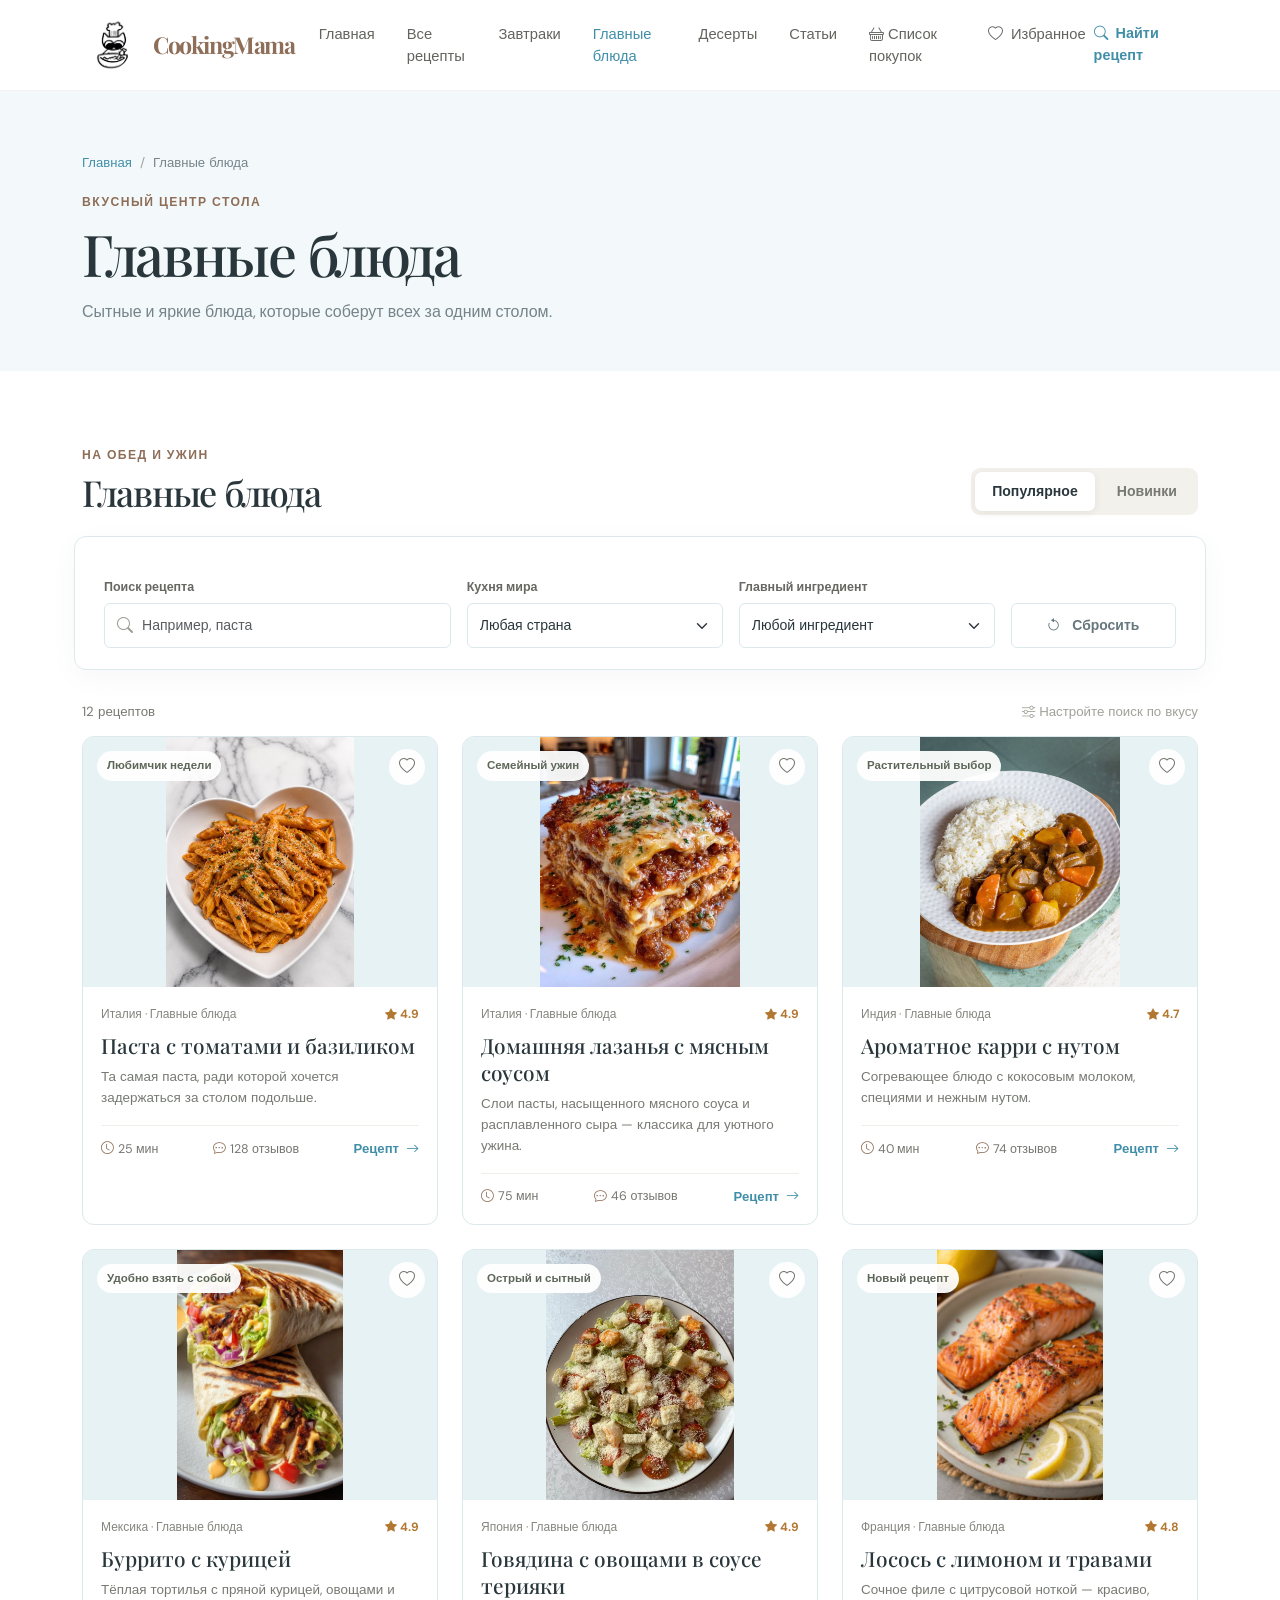
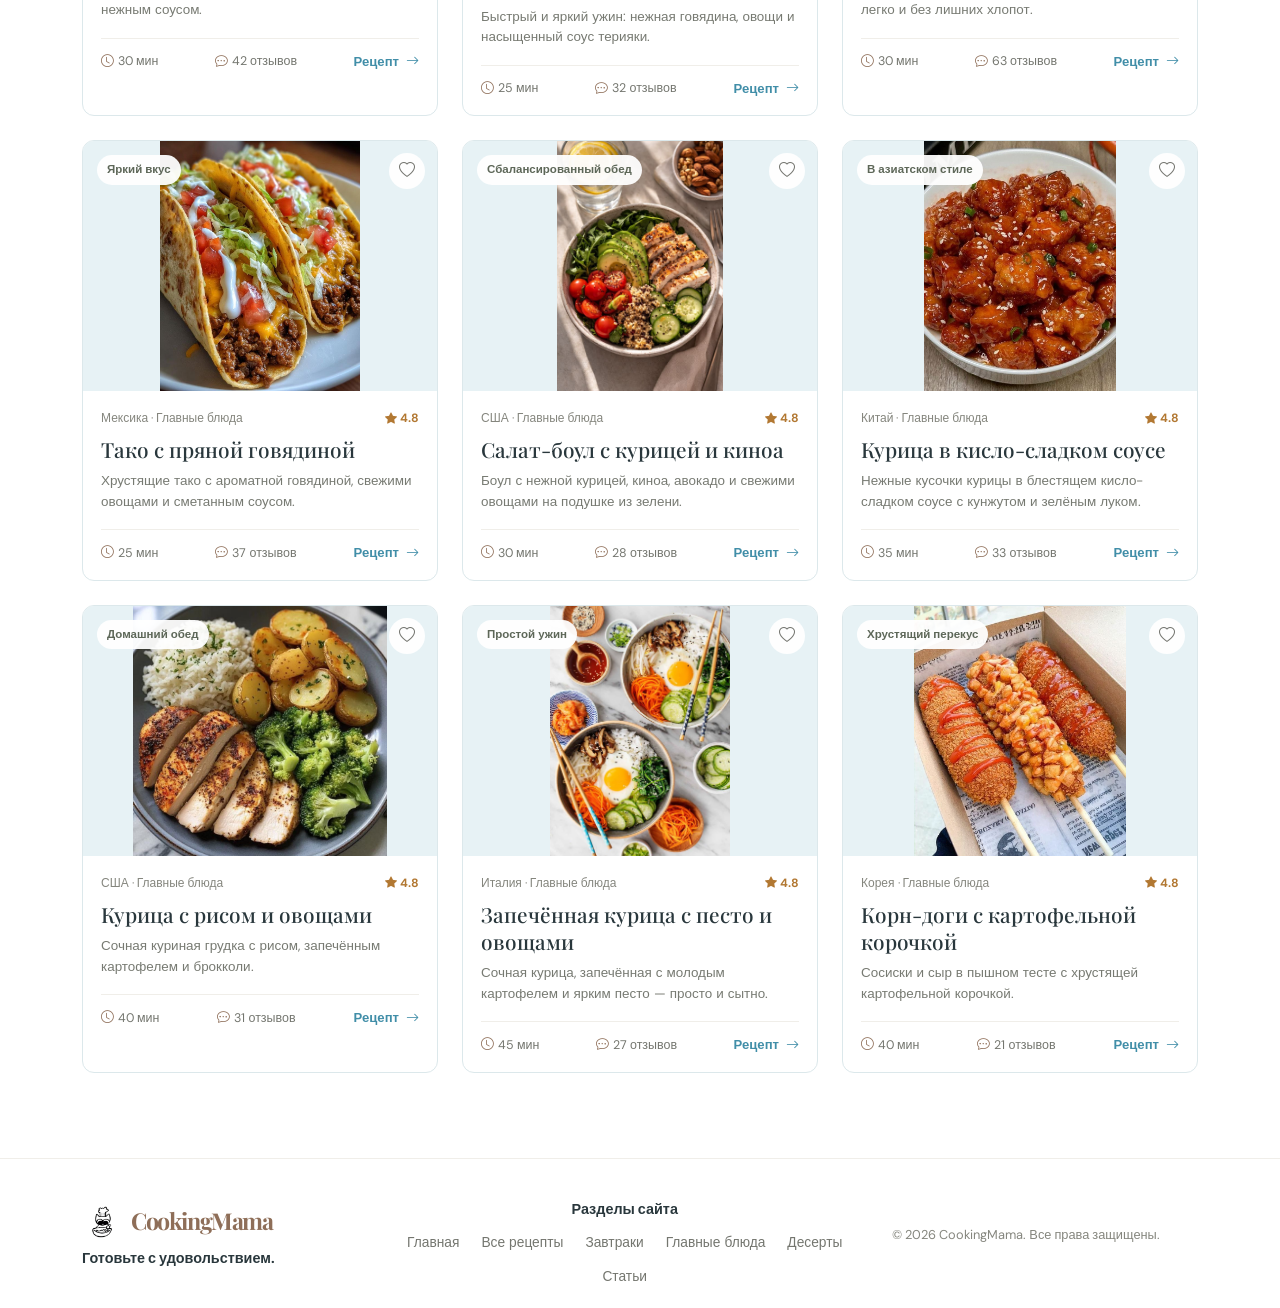
<file: main-dishes.html>
<!doctype html>
<html lang="ru">
  <head>
    <meta charset="utf-8">
    <meta name="viewport" content="width=device-width, initial-scale=1">
    <meta name="description" content="Рецепты главных блюд со всего мира — CookingMama.">
    <title>Главные блюда — CookingMama</title>
    <link rel="preconnect" href="https://fonts.googleapis.com">
    <link rel="preconnect" href="https://fonts.gstatic.com" crossorigin>
    <link href="https://fonts.googleapis.com/css2?family=DM+Sans:wght@400;500;600;700&family=Playfair+Display:wght@600;700&display=swap" rel="stylesheet">
    <link href="https://cdn.jsdelivr.net/npm/bootstrap@5.3.3/dist/css/bootstrap.min.css" rel="stylesheet">
    <link href="https://cdn.jsdelivr.net/npm/bootstrap-icons@1.11.3/font/bootstrap-icons.min.css" rel="stylesheet">
    <link href="css/style.css" rel="stylesheet">
    <link href="images/logo.jpg" rel="icon" type="image/jpeg">
  </head>
  <body data-category="Главные блюда">
    <nav class="navbar navbar-expand-lg navbar-light bg-white sticky-top site-nav">
      <div class="container">
        <a class="navbar-brand brand" href="index.html">
          <img class="brand-icon" src="images/logo.jpg" alt="">
          <span>CookingMama</span>
        </a>
        <button
          class="navbar-toggler"
          type="button"
          data-bs-toggle="collapse"
          data-bs-target="#mainNavigation"
          aria-controls="mainNavigation"
          aria-expanded="false"
          aria-label="Открыть меню"
        >
          <span class="navbar-toggler-icon"></span>
        </button>
        <div class="collapse navbar-collapse" id="mainNavigation">
          <ul class="navbar-nav mx-auto gap-lg-3">
            <li class="nav-item"><a class="nav-link" href="index.html">Главная</a></li>
            <li class="nav-item"><a class="nav-link" href="recipes.html">Все рецепты</a></li>
            <li class="nav-item"><a class="nav-link" href="breakfasts.html">Завтраки</a></li>
            <li class="nav-item"><a class="nav-link active" href="main-dishes.html">Главные блюда</a></li>
            <li class="nav-item"><a class="nav-link" href="desserts.html">Десерты</a></li>
            <li class="nav-item"><a class="nav-link" href="articles.html">Статьи</a></li>
          </ul>
          <a class="nav-cta" href="#recipes"><i class="bi bi-search me-2"></i>Найти рецепт</a>
        </div>
      </div>
    </nav>
    <main>
      <section class="page-intro">
        <div class="container">
          <nav class="breadcrumbs" aria-label="Хлебные крошки">
            <ol>
              <li><a href="index.html">Главная</a></li>
              <li aria-current="page">Главные блюда</li>
            </ol>
          </nav>
          <span class="eyebrow">Вкусный центр стола</span>
          <h1>Главные блюда</h1>
          <p>Сытные и яркие блюда, которые соберут всех за одним столом.</p>
        </div>
      </section>
      <section class="recipes-section section-space" id="recipes">
        <div class="container">
          <div class="section-heading recipes-heading">
            <div>
              <span class="eyebrow">На обед и ужин</span>
              <h2 id="recipeSectionTitle">Главные блюда</h2>
            </div>
            <div class="recipe-tabs" role="group" aria-label="Сортировка рецептов">
              <button class="recipe-tab active" type="button" data-sort="popular">Популярное</button>
              <button class="recipe-tab" type="button" data-sort="newest">Новинки</button>
            </div>
          </div>
          <div class="sticky-filter">
            <form class="filter-panel row g-3 align-items-end" id="filterForm">
              <div class="col-12 col-md-6 col-lg-4">
                <label class="form-label" for="searchInput">Поиск рецепта</label>
                <div class="search-control">
                  <i class="bi bi-search"></i>
                  <input id="searchInput" class="form-control" type="search" placeholder="Например, паста">
                </div>
              </div>
              <div class="col-6 col-lg-3">
                <label class="form-label" for="cuisineFilter">Кухня мира</label>
                <select id="cuisineFilter" class="form-select"><option value="">Любая страна</option></select>
              </div>
              <div class="col-6 col-lg-3">
                <label class="form-label" for="ingredientFilter">Главный ингредиент</label>
                <select id="ingredientFilter" class="form-select"><option value="">Любой ингредиент</option></select>
              </div>
              <div class="col-12 col-lg-2">
                <button class="btn btn-reset w-100" id="resetFilters" type="button">
                  <i class="bi bi-arrow-counterclockwise me-2"></i>
                  Сбросить
                </button>
              </div>
            </form>
          </div>
          <div class="results-meta">
            <span id="resultsCount" aria-live="polite"></span>
            <span class="meta-hint"><i class="bi bi-sliders me-1"></i>Настройте поиск по вкусу</span>
          </div>
          <div class="row g-4" id="recipeGrid"></div>
          <div class="empty-state d-none" id="emptyState">
            <span class="empty-icon"><i class="bi bi-emoji-smile"></i></span>
            <h3>Такого рецепта пока нет</h3>
            <p>Попробуйте изменить фильтры — и найдём что-нибудь вкусное.</p>
            <button type="button" class="btn btn-main" id="emptyReset">Сбросить фильтры</button>
          </div>
        </div>
      </section>
    </main>
    <footer class="site-footer">
      <div class="container">
        <div class="footer-main">
          <div class="footer-brand">
            <a class="navbar-brand brand" href="index.html">
              <img class="brand-icon" src="images/logo.jpg" alt="">
              <span>CookingMama</span>
            </a>
            <h2 class="footer-heading">Готовьте с удовольствием.</h2>
          </div>
          <nav class="footer-navigation" aria-label="Разделы сайта">
            <h2 class="footer-heading">Разделы сайта</h2>
            <ul class="footer-links">
              <li><a href="index.html">Главная</a></li>
              <li><a href="recipes.html">Все рецепты</a></li>
              <li><a href="breakfasts.html">Завтраки</a></li>
              <li><a href="main-dishes.html">Главные блюда</a></li>
              <li><a href="desserts.html">Десерты</a></li>
              <li><a href="articles.html">Статьи</a></li>
            </ul>
          </nav>
          <div class="footer-copyright">
            <p class="footer-copy">© 2026 CookingMama. Все права защищены.</p>
          </div>
        </div>
      </div>
    </footer>
    <button class="back-to-top" id="backToTop" type="button" aria-label="Вернуться наверх" title="Наверх" hidden>
      <i class="bi bi-chevron-up" aria-hidden="true"></i>
    </button>
    <script src="https://cdn.jsdelivr.net/npm/bootstrap@5.3.3/dist/js/bootstrap.bundle.min.js"></script>
    <script src="js/app.js"></script>
  </body>
</html>
</file>
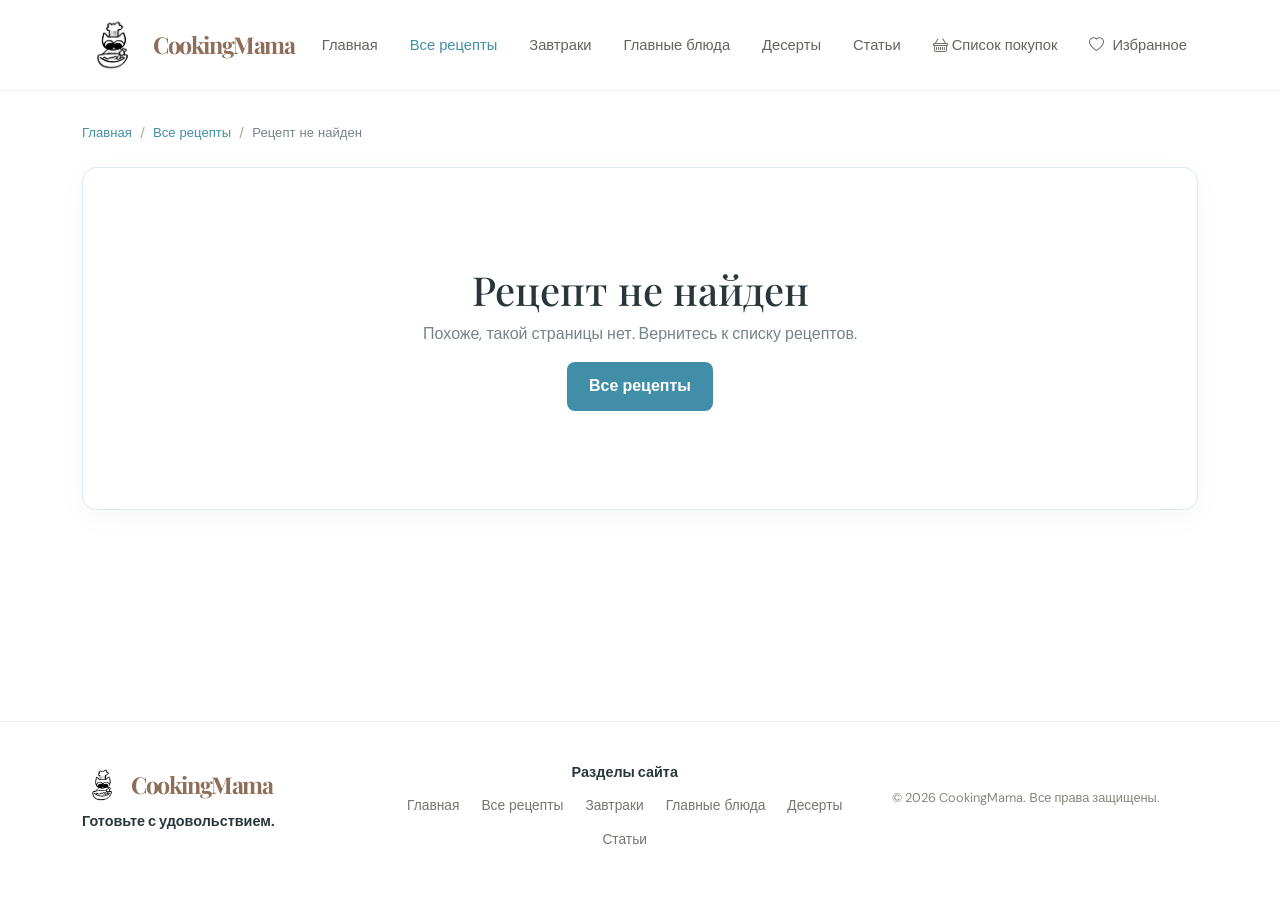
<file: recipe.html>
<!doctype html>
<html lang="ru">
  <head>
    <meta charset="utf-8">
    <meta name="viewport" content="width=device-width, initial-scale=1">
    <meta name="description" content="Карточка рецепта: ингредиенты, количество порций, инструкция и отзывы.">
    <title>Рецепт — CookingMama</title>
    <link rel="preconnect" href="https://fonts.googleapis.com">
    <link rel="preconnect" href="https://fonts.gstatic.com" crossorigin>
    <link href="https://fonts.googleapis.com/css2?family=DM+Sans:wght@400;500;600;700&family=Playfair+Display:wght@600;700&display=swap" rel="stylesheet">
    <link href="https://cdn.jsdelivr.net/npm/bootstrap@5.3.3/dist/css/bootstrap.min.css" rel="stylesheet">
    <link href="https://cdn.jsdelivr.net/npm/bootstrap-icons@1.11.3/font/bootstrap-icons.min.css" rel="stylesheet">
    <link href="css/style.css" rel="stylesheet">
    <link href="images/logo.jpg" rel="icon" type="image/jpeg">
  </head>
  <body>
    <nav class="navbar navbar-expand-lg navbar-light bg-white sticky-top site-nav">
      <div class="container">
        <a class="navbar-brand brand" href="index.html">
          <img class="brand-icon" src="images/logo.jpg" alt="">
          <span>CookingMama</span>
        </a>
        <button
          class="navbar-toggler"
          type="button"
          data-bs-toggle="collapse"
          data-bs-target="#mainNavigation"
          aria-controls="mainNavigation"
          aria-expanded="false"
          aria-label="Открыть меню"
        >
          <span class="navbar-toggler-icon"></span>
        </button>
        <div class="collapse navbar-collapse" id="mainNavigation">
          <ul class="navbar-nav mx-auto gap-lg-3">
            <li class="nav-item"><a class="nav-link" href="index.html">Главная</a></li>
            <li class="nav-item"><a class="nav-link active" href="recipes.html">Все рецепты</a></li>
            <li class="nav-item"><a class="nav-link" href="breakfasts.html">Завтраки</a></li>
            <li class="nav-item"><a class="nav-link" href="main-dishes.html">Главные блюда</a></li>
            <li class="nav-item"><a class="nav-link" href="desserts.html">Десерты</a></li>
            <li class="nav-item"><a class="nav-link" href="articles.html">Статьи</a></li>
          </ul>
        </div>
      </div>
    </nav>
    <main class="recipe-detail-section">
      <div class="container">
        <nav class="breadcrumbs recipe-breadcrumbs" aria-label="Хлебные крошки">
          <ol>
            <li><a href="index.html">Главная</a></li>
            <li><a href="recipes.html">Все рецепты</a></li>
            <li id="recipeBreadcrumbCurrent" aria-current="page">Рецепт</li>
          </ol>
        </nav>
        <article class="recipe-detail" id="recipeDetail" aria-live="polite"></article>
      </div>
    </main>
    <footer class="site-footer">
      <div class="container">
        <div class="footer-main">
          <div class="footer-brand">
            <a class="navbar-brand brand" href="index.html">
              <img class="brand-icon" src="images/logo.jpg" alt="">
              <span>CookingMama</span>
            </a>
            <h2 class="footer-heading">Готовьте с удовольствием.</h2>
          </div>
          <nav class="footer-navigation" aria-label="Разделы сайта">
            <h2 class="footer-heading">Разделы сайта</h2>
            <ul class="footer-links">
              <li><a href="index.html">Главная</a></li>
              <li><a href="recipes.html">Все рецепты</a></li>
              <li><a href="breakfasts.html">Завтраки</a></li>
              <li><a href="main-dishes.html">Главные блюда</a></li>
              <li><a href="desserts.html">Десерты</a></li>
              <li><a href="articles.html">Статьи</a></li>
            </ul>
          </nav>
          <div class="footer-copyright">
            <p class="footer-copy">© 2026 CookingMama. Все права защищены.</p>
          </div>
        </div>
      </div>
    </footer>
    <button class="back-to-top" id="backToTop" type="button" aria-label="Вернуться наверх" title="Наверх" hidden>
      <i class="bi bi-chevron-up" aria-hidden="true"></i>
    </button>
    <script src="https://cdn.jsdelivr.net/npm/bootstrap@5.3.3/dist/js/bootstrap.bundle.min.js"></script>
    <script src="js/app.js"></script>
  </body>
</html>
</file>
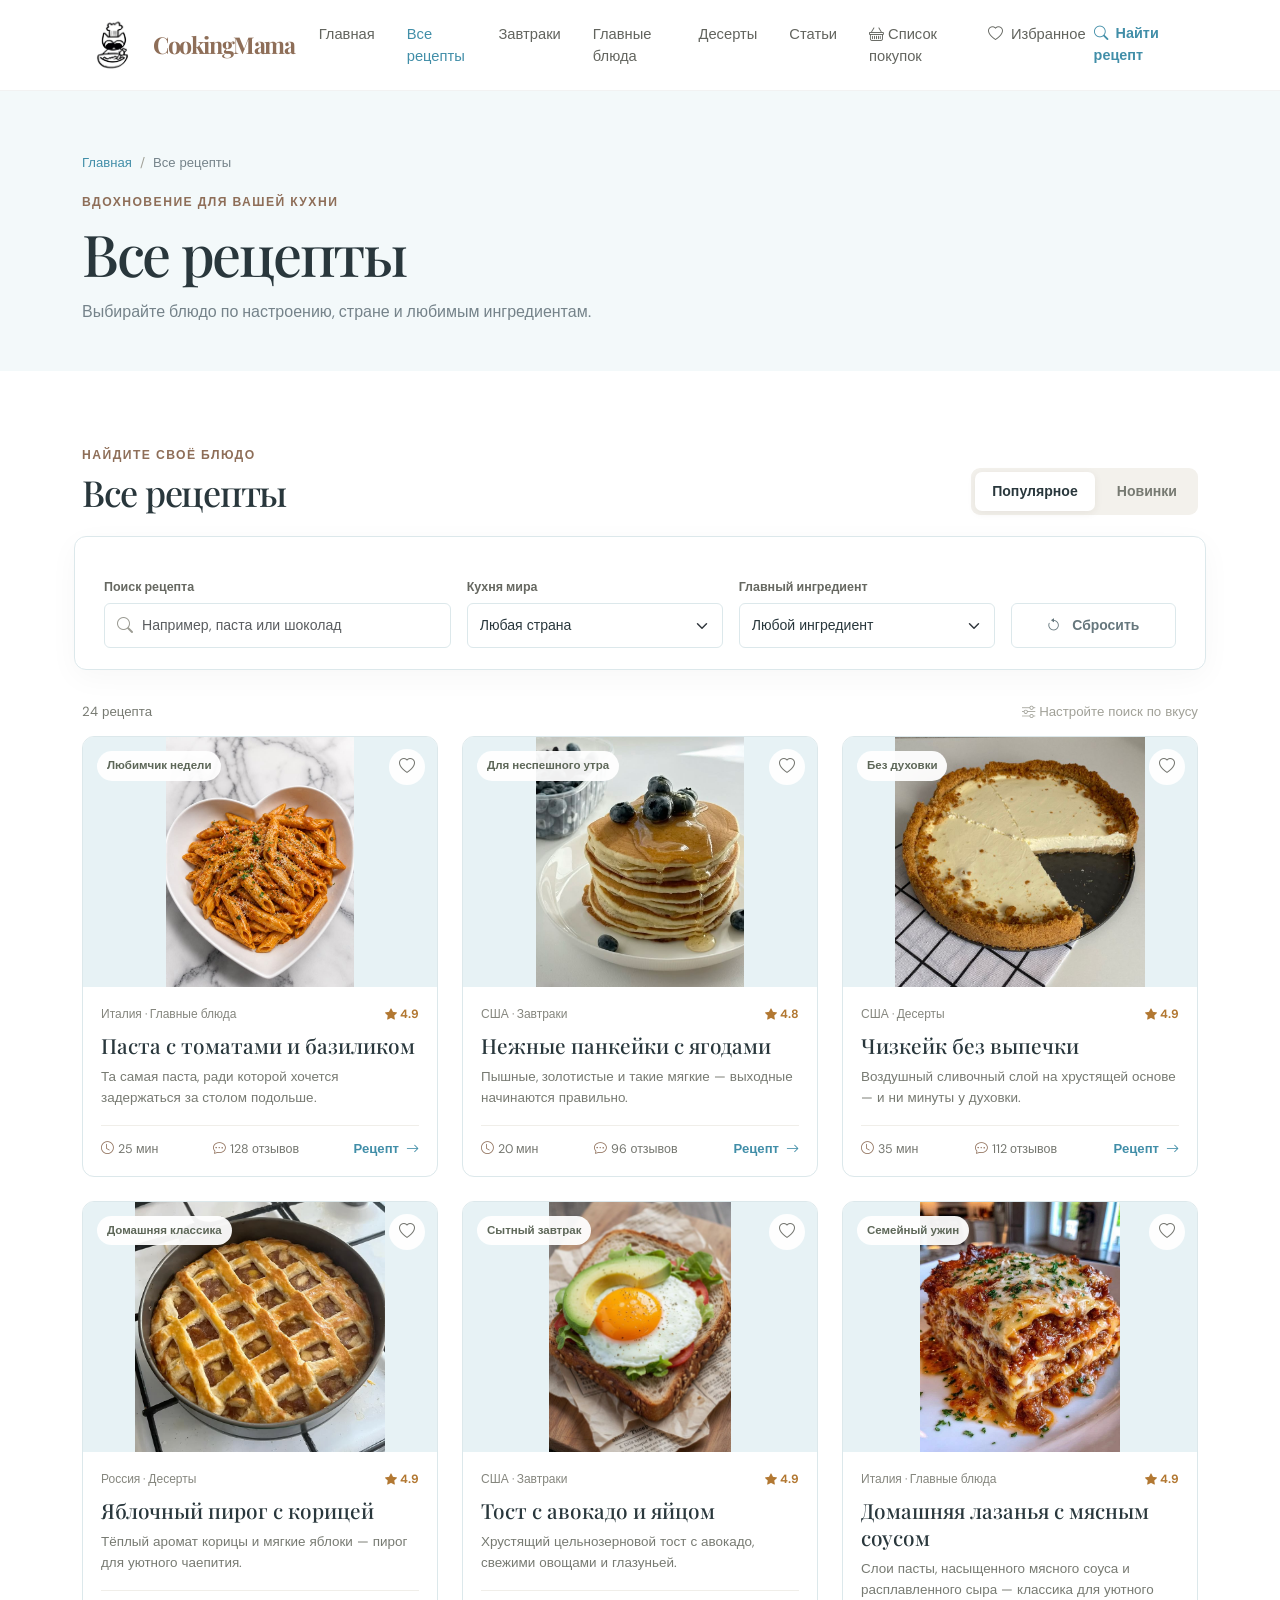
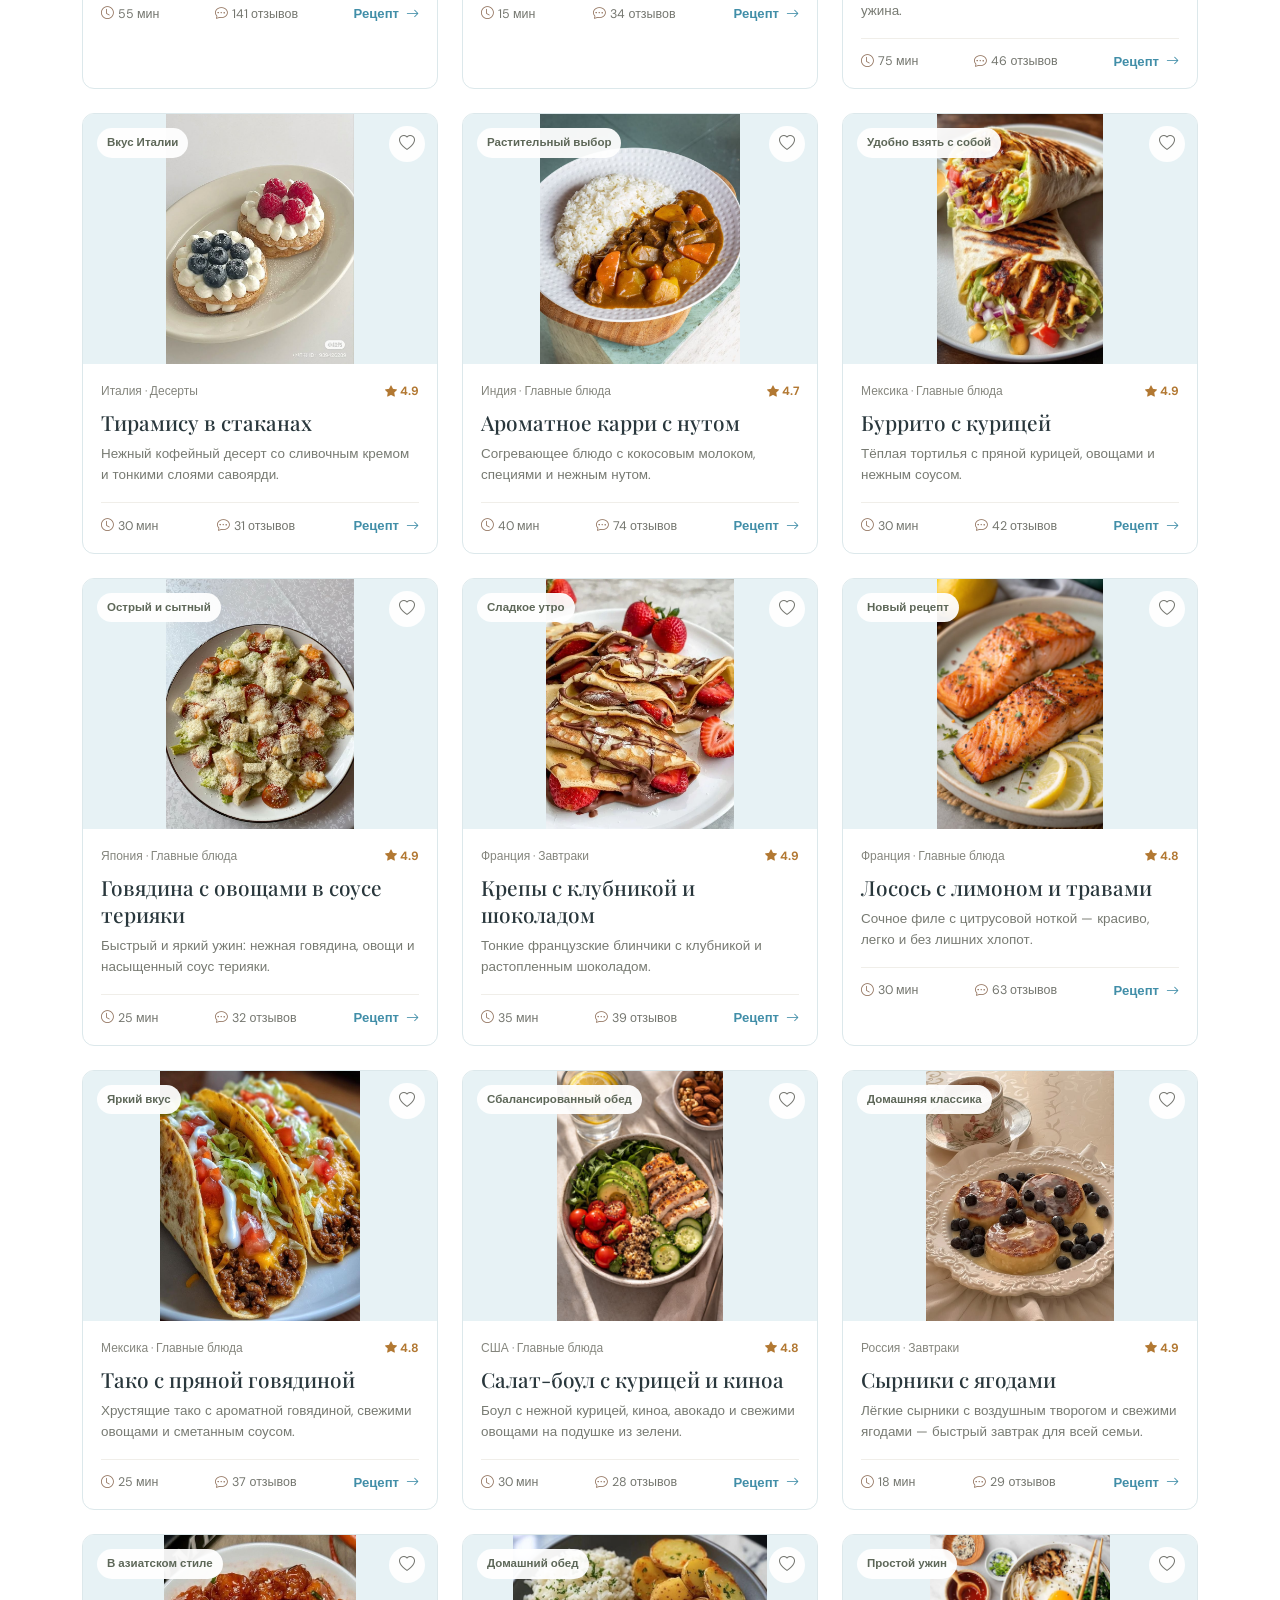
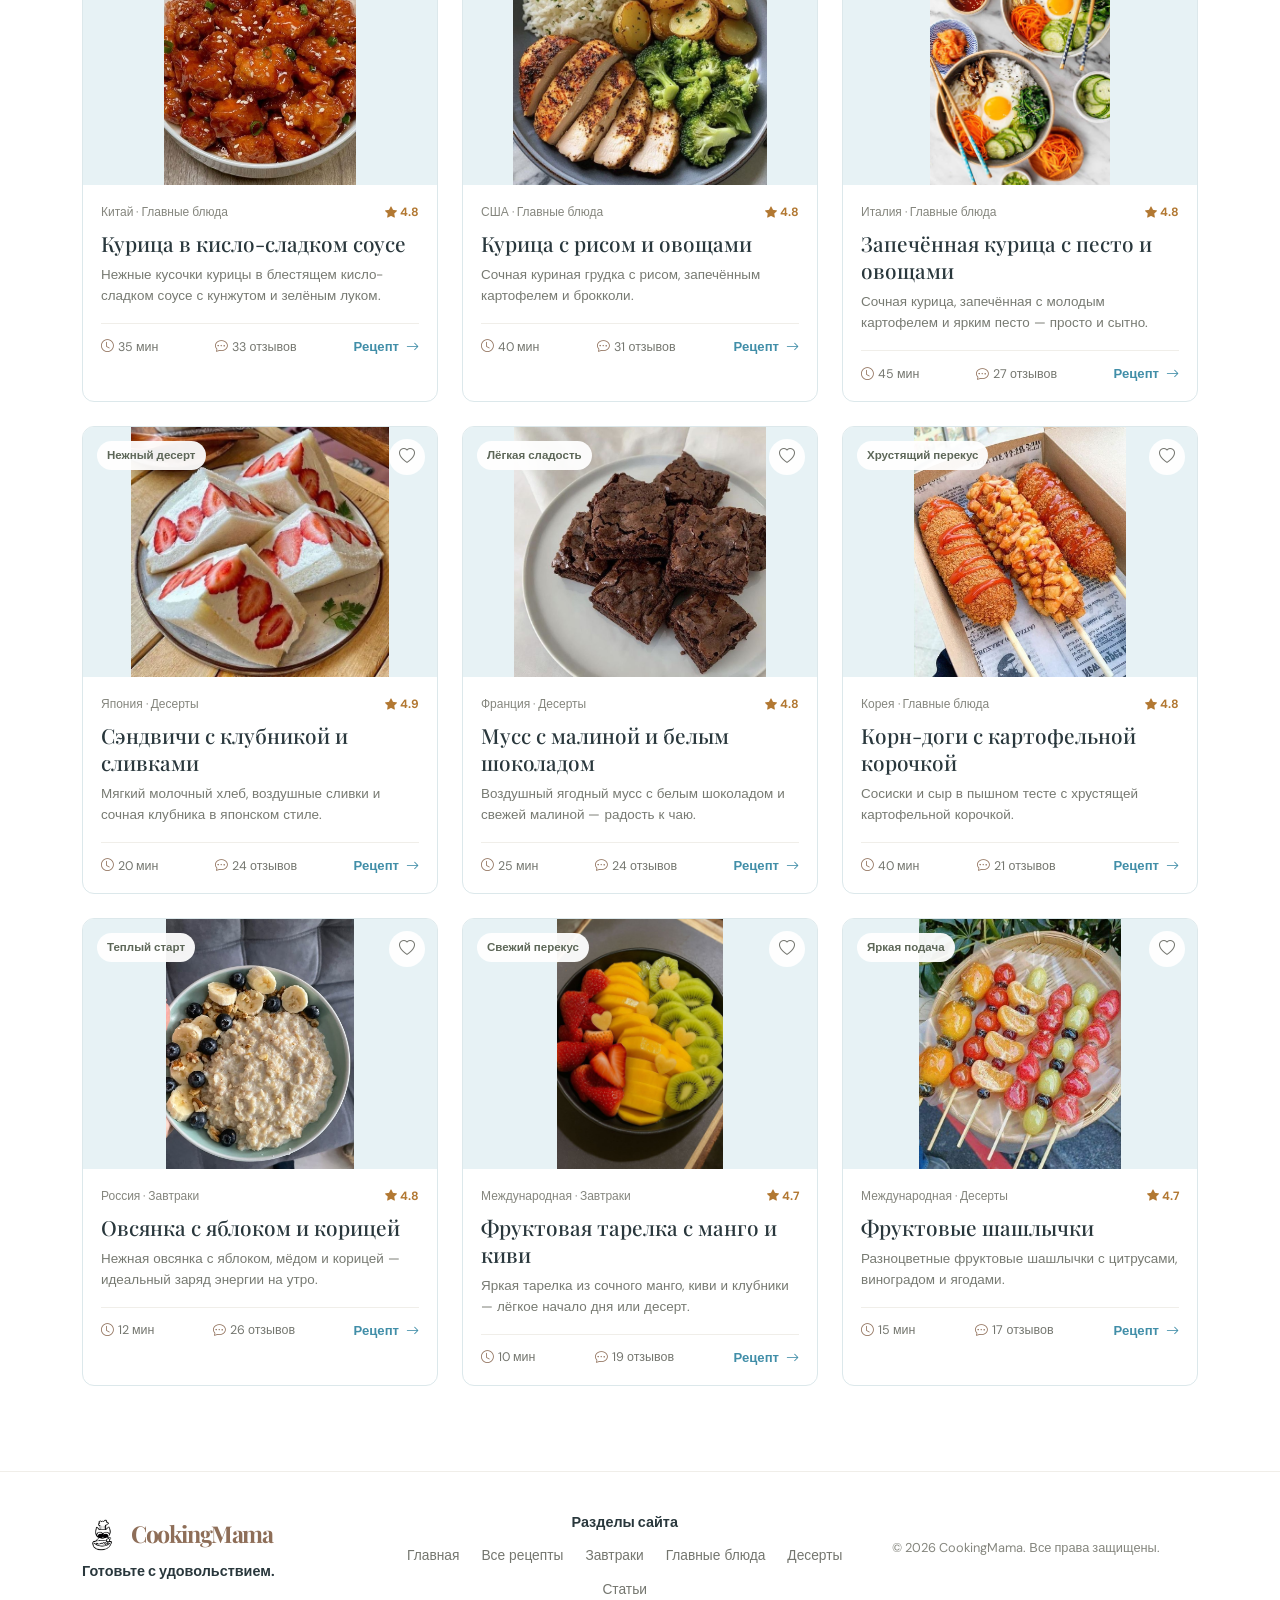
<file: recipes.html>
<!doctype html>
<html lang="ru">
  <head>
    <meta charset="utf-8">
    <meta name="viewport" content="width=device-width, initial-scale=1">
    <meta name="description" content="Все рецепты CookingMama — выбирайте блюдо и готовьте с удовольствием.">
    <title>Все рецепты — CookingMama</title>
    <link rel="preconnect" href="https://fonts.googleapis.com">
    <link rel="preconnect" href="https://fonts.gstatic.com" crossorigin>
    <link href="https://fonts.googleapis.com/css2?family=DM+Sans:wght@400;500;600;700&family=Playfair+Display:wght@600;700&display=swap" rel="stylesheet">
    <link href="https://cdn.jsdelivr.net/npm/bootstrap@5.3.3/dist/css/bootstrap.min.css" rel="stylesheet">
    <link href="https://cdn.jsdelivr.net/npm/bootstrap-icons@1.11.3/font/bootstrap-icons.min.css" rel="stylesheet">
    <link href="css/style.css" rel="stylesheet">
    <link href="images/logo.jpg" rel="icon" type="image/jpeg">
  </head>
  <body data-category="Все рецепты">
    <nav class="navbar navbar-expand-lg navbar-light bg-white sticky-top site-nav">
      <div class="container">
        <a class="navbar-brand brand" href="index.html">
          <img class="brand-icon" src="images/logo.jpg" alt="">
          <span>CookingMama</span>
        </a>
        <button
          class="navbar-toggler"
          type="button"
          data-bs-toggle="collapse"
          data-bs-target="#mainNavigation"
          aria-controls="mainNavigation"
          aria-expanded="false"
          aria-label="Открыть меню"
        >
          <span class="navbar-toggler-icon"></span>
        </button>
        <div class="collapse navbar-collapse" id="mainNavigation">
          <ul class="navbar-nav mx-auto gap-lg-3">
            <li class="nav-item"><a class="nav-link" href="index.html">Главная</a></li>
            <li class="nav-item"><a class="nav-link active" href="recipes.html">Все рецепты</a></li>
            <li class="nav-item"><a class="nav-link" href="breakfasts.html">Завтраки</a></li>
            <li class="nav-item"><a class="nav-link" href="main-dishes.html">Главные блюда</a></li>
            <li class="nav-item"><a class="nav-link" href="desserts.html">Десерты</a></li>
            <li class="nav-item"><a class="nav-link" href="articles.html">Статьи</a></li>
          </ul>
          <a class="nav-cta" href="#recipes"><i class="bi bi-search me-2"></i>Найти рецепт</a>
        </div>
      </div>
    </nav>
    <main>
      <section class="page-intro">
        <div class="container">
          <nav class="breadcrumbs" aria-label="Хлебные крошки">
            <ol>
              <li><a href="index.html">Главная</a></li>
              <li aria-current="page">Все рецепты</li>
            </ol>
          </nav>
          <span class="eyebrow">Вдохновение для вашей кухни</span>
          <h1>Все рецепты</h1>
          <p>Выбирайте блюдо по настроению, стране и любимым ингредиентам.</p>
        </div>
      </section>
      <section class="recipes-section section-space" id="recipes">
        <div class="container">
          <div class="section-heading recipes-heading">
            <div>
              <span class="eyebrow">Найдите своё блюдо</span>
              <h2 id="recipeSectionTitle">Все рецепты</h2>
            </div>
            <div class="recipe-tabs" role="group" aria-label="Сортировка рецептов">
              <button class="recipe-tab active" type="button" data-sort="popular">Популярное</button>
              <button class="recipe-tab" type="button" data-sort="newest">Новинки</button>
            </div>
          </div>
          <div class="sticky-filter">
            <form class="filter-panel row g-3 align-items-end" id="filterForm">
              <div class="col-12 col-md-6 col-lg-4">
                <label class="form-label" for="searchInput">Поиск рецепта</label>
                <div class="search-control">
                  <i class="bi bi-search"></i>
                  <input id="searchInput" class="form-control" type="search" placeholder="Например, паста или шоколад">
                </div>
              </div>
              <div class="col-6 col-lg-3">
                <label class="form-label" for="cuisineFilter">Кухня мира</label>
                <select id="cuisineFilter" class="form-select"><option value="">Любая страна</option></select>
              </div>
              <div class="col-6 col-lg-3">
                <label class="form-label" for="ingredientFilter">Главный ингредиент</label>
                <select id="ingredientFilter" class="form-select"><option value="">Любой ингредиент</option></select>
              </div>
              <div class="col-12 col-lg-2">
                <button class="btn btn-reset w-100" id="resetFilters" type="button">
                  <i class="bi bi-arrow-counterclockwise me-2"></i>
                  Сбросить
                </button>
              </div>
            </form>
          </div>
          <div class="results-meta">
            <span id="resultsCount" aria-live="polite"></span>
            <span class="meta-hint"><i class="bi bi-sliders me-1"></i>Настройте поиск по вкусу</span>
          </div>
          <div class="row g-4" id="recipeGrid" data-title="Все рецепты"></div>
          <div class="empty-state d-none" id="emptyState">
            <span class="empty-icon"><i class="bi bi-emoji-smile"></i></span>
            <h3>Такого рецепта пока нет</h3>
            <p>Попробуйте изменить фильтры — и найдём что-нибудь вкусное.</p>
            <button type="button" class="btn btn-main" id="emptyReset">Сбросить фильтры</button>
          </div>
        </div>
      </section>
    </main>
    <footer class="site-footer">
      <div class="container">
        <div class="footer-main">
          <div class="footer-brand">
            <a class="navbar-brand brand" href="index.html">
              <img class="brand-icon" src="images/logo.jpg" alt="">
              <span>CookingMama</span>
            </a>
            <h2 class="footer-heading">Готовьте с удовольствием.</h2>
          </div>
          <nav class="footer-navigation" aria-label="Разделы сайта">
            <h2 class="footer-heading">Разделы сайта</h2>
            <ul class="footer-links">
              <li><a href="index.html">Главная</a></li>
              <li><a href="recipes.html">Все рецепты</a></li>
              <li><a href="breakfasts.html">Завтраки</a></li>
              <li><a href="main-dishes.html">Главные блюда</a></li>
              <li><a href="desserts.html">Десерты</a></li>
              <li><a href="articles.html">Статьи</a></li>
            </ul>
          </nav>
          <div class="footer-copyright">
            <p class="footer-copy">© 2026 CookingMama. Все права защищены.</p>
          </div>
        </div>
      </div>
    </footer>
    <button class="back-to-top" id="backToTop" type="button" aria-label="Вернуться наверх" title="Наверх" hidden>
      <i class="bi bi-chevron-up" aria-hidden="true"></i>
    </button>
    <script src="https://cdn.jsdelivr.net/npm/bootstrap@5.3.3/dist/js/bootstrap.bundle.min.js"></script>
    <script src="js/app.js"></script>
  </body>
</html>
</file>
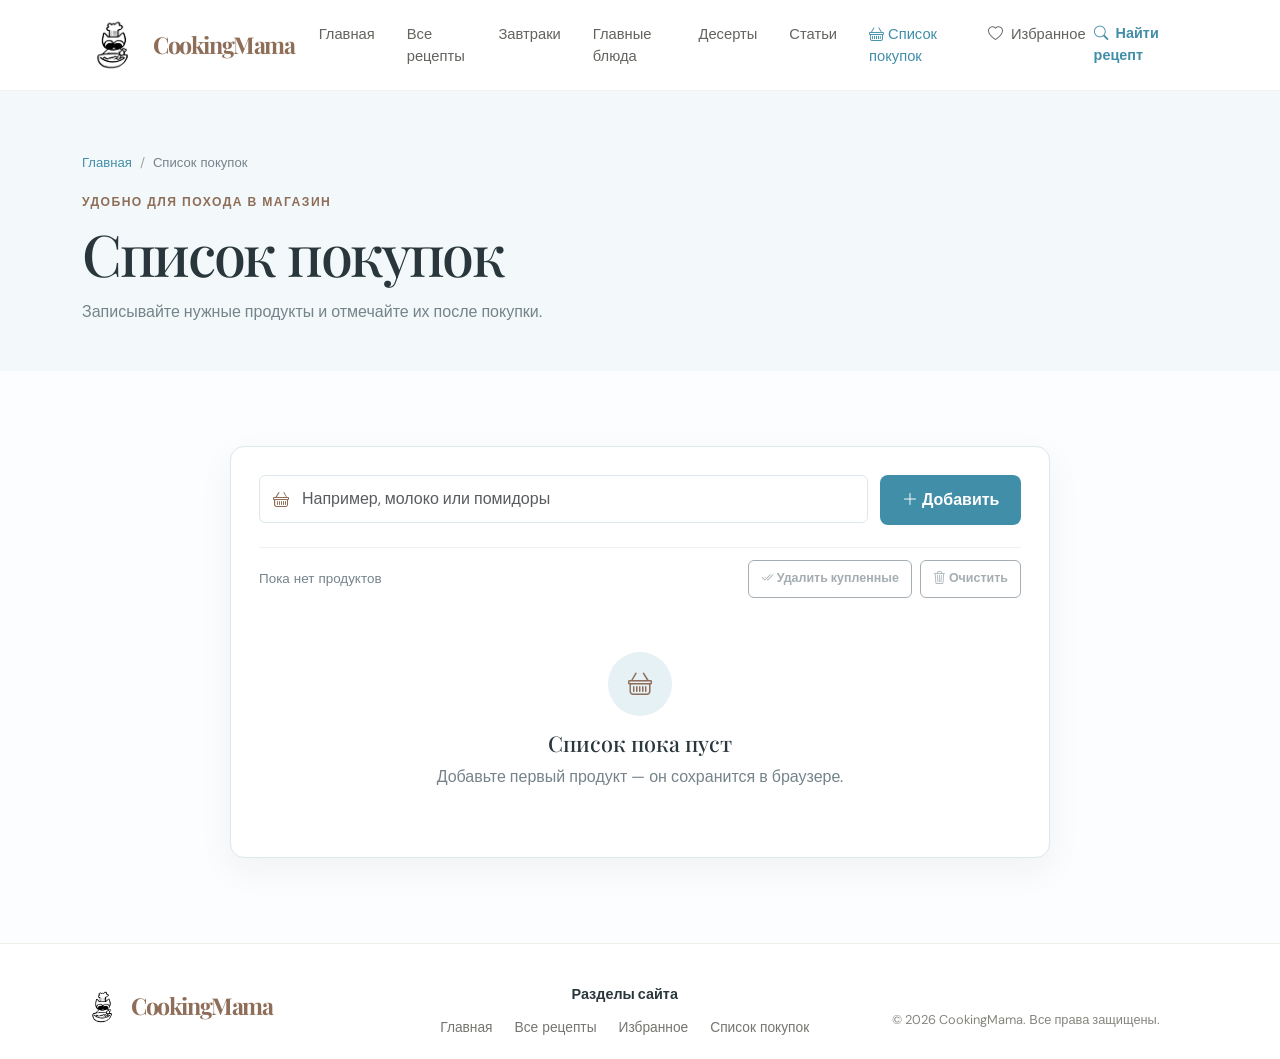
<file: shopping.html>
<!doctype html>
<html lang="ru">
  <head>
    <meta charset="utf-8">
    <meta name="viewport" content="width=device-width, initial-scale=1">
    <meta name="description" content="Персональный список покупок CookingMama.">
    <title>Список покупок — CookingMama</title>
    <link rel="preconnect" href="https://fonts.googleapis.com">
    <link rel="preconnect" href="https://fonts.gstatic.com" crossorigin>
    <link href="https://fonts.googleapis.com/css2?family=DM+Sans:wght@400;500;600;700&family=Playfair+Display:wght@600;700&display=swap" rel="stylesheet">
    <link href="https://cdn.jsdelivr.net/npm/bootstrap@5.3.3/dist/css/bootstrap.min.css" rel="stylesheet">
    <link href="https://cdn.jsdelivr.net/npm/bootstrap-icons@1.11.3/font/bootstrap-icons.min.css" rel="stylesheet">
    <link href="css/style.css" rel="stylesheet">
    <link href="images/logo.jpg" rel="icon" type="image/jpeg">
  </head>
  <body data-category="Список покупок">
    <nav class="navbar navbar-expand-lg navbar-light bg-white sticky-top site-nav">
      <div class="container">
        <a class="navbar-brand brand" href="index.html">
          <img class="brand-icon" src="images/logo.jpg" alt="">
          <span>CookingMama</span>
        </a>
        <button class="navbar-toggler" type="button" data-bs-toggle="collapse" data-bs-target="#mainNavigation" aria-controls="mainNavigation" aria-expanded="false" aria-label="Открыть меню">
          <span class="navbar-toggler-icon"></span>
        </button>
        <div class="collapse navbar-collapse" id="mainNavigation">
          <ul class="navbar-nav mx-auto gap-lg-3">
            <li class="nav-item"><a class="nav-link" href="index.html">Главная</a></li>
            <li class="nav-item"><a class="nav-link" href="recipes.html">Все рецепты</a></li>
            <li class="nav-item"><a class="nav-link" href="breakfasts.html">Завтраки</a></li>
            <li class="nav-item"><a class="nav-link" href="main-dishes.html">Главные блюда</a></li>
            <li class="nav-item"><a class="nav-link" href="desserts.html">Десерты</a></li>
            <li class="nav-item"><a class="nav-link" href="articles.html">Статьи</a></li>
          </ul>
          <a class="nav-cta" href="recipes.html"><i class="bi bi-search me-2"></i>Найти рецепт</a>
        </div>
      </div>
    </nav>
    <main>
      <section class="page-intro">
        <div class="container">
          <nav class="breadcrumbs" aria-label="Хлебные крошки">
            <ol>
              <li><a href="index.html">Главная</a></li>
              <li aria-current="page">Список покупок</li>
            </ol>
          </nav>
          <span class="eyebrow">Удобно для похода в магазин</span>
          <h1>Список покупок</h1>
          <p>Записывайте нужные продукты и отмечайте их после покупки.</p>
        </div>
      </section>
      <section class="section-space shopping-section">
        <div class="container">
          <div class="shopping-card">
            <form class="shopping-form" id="shoppingForm">
              <label class="form-label visually-hidden" for="shoppingInput">Название продукта</label>
              <div class="shopping-input-wrap">
                <i class="bi bi-basket" aria-hidden="true"></i>
                <input id="shoppingInput" class="form-control" type="text" maxlength="120" placeholder="Например, молоко или помидоры" autocomplete="off" required>
              </div>
              <button class="btn btn-main" type="submit">
                <i class="bi bi-plus-lg me-1" aria-hidden="true"></i>Добавить
              </button>
            </form>

            <div class="shopping-toolbar">
              <div id="shoppingProgress" class="shopping-progress" aria-live="polite"></div>
              <div class="shopping-actions">
                <button id="clearPurchased" class="btn btn-reset" type="button">
                  <i class="bi bi-check2-all me-1" aria-hidden="true"></i>Удалить купленные
                </button>
                <button id="clearShopping" class="btn btn-reset" type="button">
                  <i class="bi bi-trash3 me-1" aria-hidden="true"></i>Очистить
                </button>
              </div>
            </div>

            <ul class="shopping-list" id="shoppingList"></ul>
            <div class="shopping-empty" id="shoppingEmpty">
              <span class="empty-icon"><i class="bi bi-basket"></i></span>
              <h2>Список пока пуст</h2>
              <p>Добавьте первый продукт — он сохранится в браузере.</p>
            </div>
          </div>
        </div>
      </section>
    </main>
    <footer class="site-footer">
      <div class="container">
        <div class="footer-main">
          <div class="footer-brand">
            <a class="navbar-brand brand" href="index.html">
              <img class="brand-icon" src="images/logo.jpg" alt="">
              <span>CookingMama</span>
            </a>
          </div>
          <nav class="footer-navigation" aria-label="Разделы сайта">
            <h2 class="footer-heading">Разделы сайта</h2>
            <ul class="footer-links">
              <li><a href="index.html">Главная</a></li>
              <li><a href="recipes.html">Все рецепты</a></li>
              <li><a href="favorites.html">Избранное</a></li>
              <li><a href="shopping.html">Список покупок</a></li>
            </ul>
          </nav>
          <div class="footer-copyright"><p class="footer-copy">© 2026 CookingMama. Все права защищены.</p></div>
        </div>
      </div>
    </footer>
    <button class="back-to-top" id="backToTop" type="button" aria-label="Вернуться наверх" title="Наверх" hidden>
      <i class="bi bi-chevron-up" aria-hidden="true"></i>
    </button>
    <script src="https://cdn.jsdelivr.net/npm/bootstrap@5.3.3/dist/js/bootstrap.bundle.min.js"></script>
    <script src="js/app.js"></script>
  </body>
</html>
</file>
<file: css/style.css>
:root {
  --ink: #29373c;
  --muted: #75838a;
  --blue: #70b7cc;
  --blue-dark: #418ea8;
  --pepper-spice: #8e6e58;
  --pepper-dark: #705440;
  --cream: #f3f9fa;
  --sage: #e5f1f4;
  --line: #dce8eb;
}

* {
  box-sizing: border-box;
}

html {
  scroll-behavior: smooth;
  scroll-padding-top: 85px;
}

body {
  color: var(--ink);
  font-family: "DM Sans", sans-serif;
  background: #fff;
}

h1, h2, h3, .brand {
  font-family: "Playfair Display", Georgia, serif;
}

a {
  color: inherit;
}

.site-nav {
  min-height: 76px;
  border-bottom: 1px solid rgba(41, 43, 40, .06);
}

.brand {
  display: inline-flex;
  align-items: center;
  gap: 7px;
  color: var(--ink);
  font-size: 1.45rem;
  font-weight: 700;
  letter-spacing: -.06em;
}

.brand:hover {
  color: var(--ink);
}

.brand > span:last-child {
  color: var(--pepper-spice);
}

.brand-icon {
  width: 64px;
  height: 64px;
  border-radius: 50%;
  object-fit: cover;
}

.navbar-nav .nav-link {
  color: #62645e;
  font-size: .92rem;
  font-weight: 500;
  padding-inline: .5rem !important;
}

.navbar-nav .nav-link:hover, .navbar-nav .nav-link.active {
  color: var(--blue-dark);
}

.nav-cta {
  color: var(--blue-dark);
  text-decoration: none;
  font-size: .9rem;
  font-weight: 700;
}

.hero-section {
  min-height: 490px;
  overflow: hidden;
  position: relative;
  background: #e7f2f5 url("../images/image_1.jpeg") center 48% / cover no-repeat;
}

.hero-section::before {
  content: "";
  position: absolute;
  inset: 0;
  background: linear-gradient(90deg, rgba(243,249,250,.98) 0%, rgba(243,249,250,.92) 36%, rgba(243,249,250,.38) 65%, rgba(243,249,250,.02) 100%);
}

.hero-section .container {
  min-height: 490px;
  position: relative;
  display: flex;
  align-items: center;
}

.hero-content {
  max-width: 550px;
  padding: 48px 0 55px;
}

.eyebrow {
  display: block;
  color: var(--pepper-spice);
  font-size: .76rem;
  font-weight: 700;
  letter-spacing: .12em;
  text-transform: uppercase;
}

.hero-content .eyebrow {
  display: flex;
  align-items: center;
  gap: 9px;
}

.eyebrow-dot {
  width: 8px;
  height: 8px;
  border-radius: 50%;
  background: var(--blue);
}

.hero-content h1 {
  margin: 18px 0 14px;
  font-size: clamp(3rem, 6vw, 5rem);
  line-height: 1.06;
  letter-spacing: -.045em;
}

.hero-content h1 span {
  color: var(--blue-dark);
}

.hero-content > p {
  max-width: 430px;
  margin-bottom: 24px;
  color: #666861;
  font-size: 1.05rem;
  line-height: 1.7;
}

.btn-main {
  border: 0;
  border-radius: 8px;
  padding: .8rem 1.35rem;
  color: white;
  background: var(--blue-dark);
  font-weight: 700;
}

.btn-main:hover, .btn-main:focus {
  color: #fff;
  background: #347b92;
}

.hero-note {
  display: flex;
  align-items: center;
  gap: 8px;
  margin-top: 23px;
  color: #74756f;
  font-size: .82rem;
}

.hero-note i {
  color: var(--pepper-spice);
}

.hero-sticker {
  position: absolute;
  right: 7%;
  bottom: 60px;
  display: flex;
  width: 120px;
  height: 120px;
  flex-direction: column;
  align-items: center;
  justify-content: center;
  transform: rotate(9deg);
  border: 1px solid rgba(255,255,255,.55);
  border-radius: 50%;
  color: #fff;
  background: rgba(142,110,88,.93);
  box-shadow: 0 9px 28px rgba(62,45,33,.16);
}

.hero-sticker span {
  font-size: .72rem;
  text-transform: uppercase;
  letter-spacing: .1em;
}

.hero-sticker strong {
  font-family: "Playfair Display", serif;
  font-size: 1.35rem;
}

.hero-sticker i {
  margin-top: 2px;
}

.category-section {
  padding: 64px 0 55px;
  background: var(--cream);
}

.section-heading {
  display: flex;
  align-items: end;
  justify-content: space-between;
  gap: 24px;
  margin-bottom: 27px;
}

.section-heading h2 {
  margin: 7px 0 0;
  font-size: clamp(1.7rem, 3vw, 2.25rem);
  letter-spacing: -.035em;
}

.compact-heading {
  margin-bottom: 25px;
}

.category-list {
  display: grid;
  grid-template-columns: repeat(5, minmax(0, 1fr));
  gap: 14px;
}

.category-chip {
  display: block;
  min-height: 105px;
  padding: 17px 12px;
  border: 1px solid transparent;
  border-radius: 12px;
  color: var(--ink);
  background: white;
  text-align: center;
  text-decoration: none;
  transition: .2s ease;
}

.category-chip:hover {
  color: var(--ink);
}

.category-chip:hover, .category-chip.active {
  transform: translateY(-3px);
  border-color: var(--blue);
  box-shadow: 0 8px 22px rgba(65, 110, 125, .1);
}

.category-chip.active {
  color: var(--blue-dark);
  background: #f2fafc;
}

.category-icon {
  display: block;
  margin-bottom: 7px;
  color: var(--pepper-spice);
  font-size: 1.35rem;
}

.category-chip span:last-child {
  font-size: .87rem;
  font-weight: 600;
}

.articles-grid {
  display: grid;
  grid-template-columns: repeat(3, minmax(0, 1fr));
  gap: 24px;
}

.article-card {
  overflow: hidden;
  border: 1px solid var(--line);
  border-radius: 12px;
  background: white;
  transition: transform .22s ease, box-shadow .22s ease;
}

.article-card:hover {
  transform: translateY(-4px);
  box-shadow: 0 14px 35px rgba(44,40,33,.09);
}

.article-card > img {
  width: 100%;
  height: 220px;
  object-fit: cover;
}

.article-card-body {
  padding: 20px;
}

.article-card-body h2 {
  margin: 10px 0 10px;
  font-size: 1.25rem;
  line-height: 1.25;
}

.article-card-body p {
  min-height: 96px;
  margin-bottom: 16px;
  color: var(--muted);
  font-size: .92rem;
  line-height: 1.65;
}

.article-tag {
  color: var(--pepper-spice);
  font-size: .72rem;
  font-weight: 700;
  letter-spacing: .08em;
  text-transform: uppercase;
}

.section-space {
  padding: 75px 0 85px;
}

.page-intro {
  padding: 62px 0 46px;
  background: var(--cream);
}

.breadcrumbs {
  margin-bottom: 20px;
}

.breadcrumbs ol {
  display: flex;
  flex-wrap: wrap;
  gap: 8px;
  margin: 0;
  padding: 0;
  color: var(--muted);
  font-size: .82rem;
  list-style: none;
}

.breadcrumbs li + li::before {
  margin-right: 8px;
  color: #a1a198;
  content: "/";
}

.breadcrumbs a {
  color: var(--blue-dark);
  text-decoration: none;
}

.breadcrumbs a:hover {
  color: var(--pepper-dark);
  text-decoration: underline;
}

.breadcrumbs [aria-current="page"] {
  color: var(--muted);
}

.page-intro h1 {
  margin: 8px 0 10px;
  font-size: clamp(2.4rem, 5vw, 3.6rem);
  letter-spacing: -.04em;
}

.page-intro p {
  max-width: 650px;
  margin: 0;
  color: var(--muted);
  line-height: 1.7;
}

.sticky-filter {
  position: sticky;
  top: 76px;
  z-index: 1020;
  padding: 10px 0;
  background: rgba(255,255,255,.97);
}

.recipe-tabs {
  display: flex;
  gap: 5px;
  padding: 4px;
  border-radius: 9px;
  background: #f3f1ec;
}

.recipe-tab {
  padding: 9px 17px;
  border: 0;
  border-radius: 7px;
  color: #777a72;
  background: transparent;
  font-size: .88rem;
  font-weight: 600;
}

.recipe-tab.active {
  color: var(--ink);
  background: white;
  box-shadow: 0 2px 8px rgba(50,45,35,.07);
}

.filter-panel {
  padding: 21px;
  border: 1px solid var(--line);
  border-radius: 12px;
  background: #fff;
  box-shadow: 0 8px 30px rgba(38, 35, 29, .035);
}

.filter-panel .form-label {
  margin-bottom: 7px;
  color: #666861;
  font-size: .78rem;
  font-weight: 700;
}

.filter-panel .form-control, .filter-panel .form-select {
  min-height: 45px;
  border-color: var(--line);
  color: var(--ink);
  font-size: .88rem;
  box-shadow: none;
}

.filter-panel .form-control:focus, .filter-panel .form-select:focus {
  border-color: var(--blue);
  box-shadow: 0 0 0 .2rem rgba(112,183,204,.18);
}

.search-control {
  position: relative;
}

.search-control i {
  position: absolute;
  top: 50%;
  left: 13px;
  z-index: 1;
  transform: translateY(-50%);
  color: #9b9b93;
}

.search-control input {
  padding-left: 37px;
}

.btn-reset {
  min-height: 45px;
  border: 1px solid var(--line);
  color: #66777d;
  background: #fff;
  font-size: .87rem;
  font-weight: 600;
}

.btn-reset:hover {
  border-color: var(--blue);
  color: var(--blue-dark);
  background: #f2fafc;
}

.results-meta {
  display: flex;
  justify-content: space-between;
  margin: 22px 0 14px;
  color: #777a72;
  font-size: .83rem;
}

.meta-hint {
  color: #a1a198;
}

.recipe-card {
  height: 100%;
  overflow: hidden;
  border: 1px solid var(--line);
  border-radius: 12px;
  background: #fff;
  cursor: pointer;
  transition: transform .22s ease, box-shadow .22s ease;
}

.recipe-card:hover {
  transform: translateY(-5px);
  box-shadow: 0 14px 35px rgba(44,40,33,.1);
}

.recipe-card:focus-visible {
  outline: 3px solid var(--blue-dark);
  outline-offset: 3px;
}

.recipe-image-wrap {
  height: 250px;
  overflow: hidden;
  position: relative;
  background: #e7f2f5;
}

.recipe-image {
  width: 100%;
  height: 100%;
  object-fit: contain;
  transition: transform .35s ease;
}

.recipe-card:hover .recipe-image {
  transform: scale(1.025);
}

.recipe-badge {
  position: absolute;
  top: 14px;
  left: 14px;
  padding: 6px 10px;
  border-radius: 20px;
  color: #5d6758;
  background: rgba(255,255,255,.94);
  font-size: .72rem;
  font-weight: 700;
}

.favorite-button {
  position: absolute;
  top: 12px;
  right: 12px;
  display: grid;
  width: 36px;
  height: 36px;
  place-items: center;
  border: 0;
  border-radius: 50%;
  color: #72736d;
  background: rgba(255,255,255,.94);
  font-size: 1rem;
}

.favorite-button:hover, .favorite-button.active {
  color: var(--pepper-spice);
}

.favorites-nav-link {
  display: inline-flex;
  align-items: center;
  gap: 4px;
}

.favorites-count {
  display: inline-grid;
  min-width: 19px;
  height: 19px;
  margin-left: 2px;
  place-items: center;
  border-radius: 20px;
  color: #fff;
  background: var(--pepper-spice);
  font-size: .68rem;
  line-height: 1;
}

.detail-title-row {
  display: flex;
  align-items: center;
  justify-content: space-between;
  gap: 16px;
}

.detail-title-row h2 {
  margin: 8px 0;
}

.detail-favorite-button {
  display: inline-flex;
  flex: 0 0 auto;
  align-items: center;
  gap: 7px;
  padding: 9px 12px;
  border: 1px solid var(--line);
  border-radius: 24px;
  color: var(--ink);
  background: #fff;
  font-size: .84rem;
  font-weight: 700;
}

.detail-favorite-button:hover,
.detail-favorite-button.active {
  border-color: #dec3b3;
  color: var(--pepper-dark);
  background: #fff9f6;
}

.recipe-card-body {
  padding: 18px 18px 17px;
}

.recipe-card-topline {
  display: flex;
  align-items: center;
  justify-content: space-between;
  margin-bottom: 9px;
  color: #85867e;
  font-size: .75rem;
}

.recipe-rating {
  color: #b27832;
  font-weight: 700;
}

.recipe-rating i {
  margin-right: 3px;
}

.recipe-title {
  margin: 0 0 8px;
  font-family: "Playfair Display", Georgia, serif;
  font-size: 1.3rem;
  line-height: 1.3;
}

.recipe-title a {
  color: inherit;
  text-decoration: none;
}

.recipe-title a:hover {
  color: var(--pepper-dark);
}

.recipe-description {
  min-height: 42px;
  margin-bottom: 16px;
  color: #777a72;
  font-size: .84rem;
  line-height: 1.55;
}

.recipe-card-footer {
  display: flex;
  align-items: center;
  justify-content: space-between;
  padding-top: 13px;
  border-top: 1px solid #f0eee9;
  color: #74766f;
  font-size: .78rem;
}

.recipe-card-footer span i {
  margin-right: 5px;
  color: var(--pepper-spice);
}

.recipe-open {
  padding: 0;
  border: 0;
  color: var(--blue-dark);
  background: transparent;
  font-size: .82rem;
  font-weight: 700;
  text-decoration: none;
}

.recipe-open:hover {
  color: var(--pepper-dark);
}

.empty-state {
  padding: 70px 20px;
  text-align: center;
}

.empty-icon {
  display: grid;
  width: 64px;
  height: 64px;
  margin: 0 auto 15px;
  place-items: center;
  border-radius: 50%;
  color: var(--pepper-spice);
  background: var(--sage);
  font-size: 1.5rem;
}

.empty-state h3 {
  font-size: 1.5rem;
}

.empty-state p {
  color: var(--muted);
}

.site-footer {
  padding: 42px 0 20px;
  border-top: 1px solid #f0eee9;
}

.footer-main {
  display: grid;
  grid-template-columns: minmax(0, .9fr) minmax(0, 1.5fr) minmax(0, 1fr);
  align-items: start;
  gap: clamp(12px, 3vw, 40px);
}

.footer-brand,
.footer-navigation,
.footer-copyright {
  min-width: 0;
}

.footer-copyright {
  padding-top: 24px;
}

.site-footer .brand-icon {
  width: 42px;
  height: 42px;
}

.footer-heading {
  margin: 0 0 12px;
  color: var(--ink);
  font-family: "DM Sans", sans-serif;
  font-size: .9rem;
  font-weight: 700;
}

.footer-navigation {
  display: flex;
  flex-direction: column;
  align-items: center;
  text-align: center;
}

.footer-links {
  display: flex;
  flex-wrap: wrap;
  justify-content: center;
  gap: 10px 22px;
  margin: 0;
  padding: 0;
  list-style: none;
}

.footer-links a {
  color: #74766f;
  font-size: .86rem;
  text-decoration: none;
}

.footer-links a:hover {
  color: var(--blue-dark);
}

.footer-copy {
  color: #85867e;
  font-size: .8rem;
}

.footer-copy {
  margin: 0;
  overflow-wrap: anywhere;
}

.shopping-section {
  background: #fbfdfe;
}

.shopping-card {
  max-width: 820px;
  margin: 0 auto;
  padding: 28px;
  border: 1px solid var(--line);
  border-radius: 14px;
  background: #fff;
  box-shadow: 0 12px 35px rgba(38,35,29,.055);
}

.shopping-form {
  display: grid;
  grid-template-columns: minmax(0, 1fr) auto;
  gap: 12px;
  padding-bottom: 22px;
  border-bottom: 1px solid #edf1f2;
}

.shopping-input-wrap {
  position: relative;
}

.shopping-input-wrap i {
  position: absolute;
  top: 50%;
  left: 14px;
  z-index: 1;
  transform: translateY(-50%);
  color: var(--pepper-spice);
}

.shopping-input-wrap .form-control {
  min-height: 48px;
  padding-left: 42px;
  border-color: var(--line);
  box-shadow: none;
}

.shopping-input-wrap .form-control:focus {
  border-color: var(--blue);
  box-shadow: 0 0 0 .2rem rgba(112,183,204,.18);
}

.shopping-toolbar {
  display: flex;
  align-items: center;
  justify-content: space-between;
  gap: 12px;
  min-height: 62px;
  color: var(--muted);
  font-size: .84rem;
}

.shopping-actions {
  display: flex;
  gap: 8px;
}

.shopping-actions .btn-reset {
  min-height: 38px;
  padding: .45rem .75rem;
  font-size: .78rem;
}

.shopping-list {
  margin: 0;
  padding: 0;
  list-style: none;
}

.shopping-item {
  display: grid;
  grid-template-columns: auto minmax(0, 1fr) auto;
  align-items: center;
  gap: 12px;
  min-height: 58px;
  border-top: 1px solid #edf1f2;
}

.shopping-check {
  position: relative;
  display: grid;
  width: 24px;
  height: 24px;
  place-items: center;
  border: 1.5px solid #b6c9ce;
  border-radius: 7px;
  color: transparent;
  background: #fff;
  cursor: pointer;
}

.shopping-check input {
  position: absolute;
  width: 1px;
  height: 1px;
  opacity: 0;
}

.shopping-item.checked .shopping-check {
  border-color: var(--blue-dark);
  color: #fff;
  background: var(--blue-dark);
}

.shopping-name {
  min-width: 0;
  overflow-wrap: anywhere;
  font-weight: 600;
}

.shopping-item.checked .shopping-name {
  color: #9aa0a1;
  text-decoration: line-through;
}

.shopping-remove {
  width: 38px;
  height: 38px;
  border: 0;
  border-radius: 50%;
  color: #9a9b95;
  background: transparent;
}

.shopping-remove:hover {
  color: #b15d50;
  background: #fff3f1;
}

.shopping-empty {
  padding: 42px 20px 24px;
  text-align: center;
}

.shopping-empty h2 {
  font-size: 1.35rem;
}

.shopping-empty p {
  color: var(--muted);
}

@media (max-width: 575.98px) {
  .shopping-card {
    padding: 18px;
  }

  .shopping-form {
    grid-template-columns: 1fr;
  }

  .shopping-toolbar {
    align-items: flex-start;
    flex-direction: column;
    padding: 14px 0;
  }

  .shopping-actions {
    width: 100%;
  }

  .shopping-actions .btn-reset {
    flex: 1;
  }
}

.back-to-top {
  position: fixed;
  right: 24px;
  bottom: 24px;
  z-index: 1030;
  display: grid;
  width: 52px;
  height: 52px;
  place-items: center;
  border: 0;
  border-radius: 50%;
  color: #fff;
  background: var(--blue-dark);
  box-shadow: 0 4px 14px rgba(41, 55, 60, .22);
  cursor: pointer;
  transition: background-color .2s ease, box-shadow .2s ease, transform .2s ease;
}

.back-to-top[hidden] {
  display: none;
}

.back-to-top i {
  font-size: 1.4rem;
}

.back-to-top:hover {
  transform: translateY(-3px);
  background: var(--pepper-dark);
  box-shadow: 0 7px 18px rgba(41, 55, 60, .25);
}

.back-to-top:focus-visible {
  outline: 3px solid var(--pepper-spice);
  outline-offset: 3px;
}

.recipe-detail-section {
  min-height: 70vh;
  padding: 32px 0 80px;
}

.recipe-breadcrumbs {
  margin-bottom: 24px;
}

.back-link {
  display: inline-block;
  margin-bottom: 20px;
  color: var(--blue-dark);
  font-size: .9rem;
  font-weight: 700;
  text-decoration: none;
}

.back-link:hover {
  color: var(--pepper-dark);
}

.recipe-detail {
  padding: 28px;
  border: 1px solid var(--line);
  border-radius: 14px;
  background: #fff;
  box-shadow: 0 8px 30px rgba(38,35,29,.035);
}

.recipe-modal-content {
  overflow: hidden;
  border: 0;
  border-radius: 14px;
}

.recipe-modal-content .modal-header {
  position: absolute;
  z-index: 2;
  top: 0;
  right: 0;
}

.recipe-modal-content .btn-close {
  padding: 13px;
  border-radius: 50%;
  background-color: white;
  opacity: .9;
}

.modal-recipe-image {
  display: block;
  width: 100%;
  height: auto;
  max-height: 520px;
  margin: 0 auto 18px;
  object-fit: contain;
  border-radius: 10px;
  background: #e7f2f5;
}

.modal-recipe-header {
  padding: 8px 0 24px;
}

.modal-recipe-header h2 {
  margin: 8px 0;
  font-size: clamp(1.8rem, 4vw, 2.6rem);
}

.modal-recipe-description {
  max-width: 740px;
  color: #73756e;
  line-height: 1.7;
}

.modal-meta {
  display: flex;
  flex-wrap: wrap;
  gap: 18px;
  margin-top: 16px;
  color: #74766f;
  font-size: .86rem;
}

.modal-meta i {
  margin-right: 5px;
  color: var(--pepper-spice);
}

.modal-section-title {
  margin-bottom: 17px;
  font-size: 1.5rem;
}

.servings-control {
  display: flex;
  align-items: center;
  gap: 10px;
  margin-bottom: 13px;
}

.servings-control span {
  margin-right: 4px;
  color: #767870;
  font-size: .86rem;
}

.servings-button {
  display: grid;
  width: 31px;
  height: 31px;
  place-items: center;
  border: 1px solid #e8e6e0;
  border-radius: 50%;
  color: var(--ink);
  background: white;
}

.servings-button:hover {
  border-color: var(--blue);
  color: var(--blue-dark);
}

.servings-count {
  min-width: 21px;
  font-weight: 700;
  text-align: center;
}

.nutrition-panel {
  margin-bottom: 18px;
  padding: 16px;
  border: 1px solid var(--line);
  border-radius: 12px;
  background: var(--cream);
}

.nutrition-heading {
  display: flex;
  align-items: baseline;
  justify-content: space-between;
  gap: 12px;
}

.nutrition-heading h4 {
  margin: 0;
  font-size: 1rem;
  font-weight: 700;
}

.nutrition-heading > span,
.nutrition-serving-note,
.nutrition-disclaimer {
  color: var(--muted);
  font-size: .78rem;
}

.nutrition-serving-note {
  margin: 4px 0 12px;
}

.nutrition-grid {
  display: grid;
  grid-template-columns: repeat(2, minmax(0, 1fr));
  gap: 8px;
  margin: 0;
}

.nutrition-item {
  padding: 10px 12px;
  border-radius: 8px;
  background: #fff;
}

.nutrition-item dt {
  color: var(--muted);
  font-size: .78rem;
  font-weight: 500;
}

.nutrition-item dd {
  margin: 2px 0 0;
  font-size: 1.05rem;
  font-weight: 700;
}

.nutrition-item dd span {
  color: var(--muted);
  font-size: .78rem;
  font-weight: 500;
}

.nutrition-disclaimer {
  margin: 12px 0 0;
  line-height: 1.5;
}

.ingredient-list {
  margin: 0;
  padding: 0;
  list-style: none;
}

.ingredient-list li {
  display: flex;
  justify-content: space-between;
  gap: 15px;
  padding: 11px 0;
  border-bottom: 1px solid #f0eee9;
  color: #50524c;
  font-size: .9rem;
}

.ingredient-amount {
  white-space: nowrap;
  color: var(--pepper-spice);
  font-weight: 700;
}

.recipe-steps {
  margin: 0;
  padding-left: 25px;
}

.recipe-steps li {
  padding: 0 0 17px 6px;
  color: #5f615a;
  font-size: .9rem;
  line-height: 1.7;
}

.recipe-steps li::marker {
  color: var(--blue-dark);
  font-weight: 700;
}

.cooking-mode {
  padding: 20px;
  border: 1px solid var(--line);
  border-radius: 12px;
  background: var(--cream);
}

.cooking-progress-heading,
.cooking-timer-heading,
.cooking-navigation {
  display: flex;
  align-items: center;
  justify-content: space-between;
  gap: 12px;
}

.cooking-progress-heading {
  margin-bottom: 8px;
  font-size: .9rem;
}

.cooking-progress-heading span,
.cooking-step-label,
.cooking-timer-controls label span {
  color: var(--muted);
  font-size: .82rem;
}

.cooking-progress-track {
  height: 7px;
  margin-bottom: 20px;
  background: #e2e8e8;
}

.cooking-progress-bar {
  background: var(--blue-dark);
  transition: width .2s ease;
}

.cooking-step-card {
  min-height: 130px;
  padding: 20px;
  border-radius: 10px;
  background: #fff;
}

.cooking-step-card p {
  margin: 8px 0 0;
  color: #50524c;
  line-height: 1.7;
}

.cooking-timer {
  margin-top: 18px;
  padding: 18px;
  border: 1px solid var(--line);
  border-radius: 10px;
  background: #fff;
}

.cooking-timer-heading h4 {
  margin: 0;
  font-size: 1rem;
}

.cooking-timer-display {
  color: var(--blue-dark);
  font-variant-numeric: tabular-nums;
  font-size: 1.5rem;
}

.cooking-timer-controls {
  display: flex;
  flex-wrap: wrap;
  align-items: end;
  gap: 10px;
  margin-top: 14px;
}

.cooking-timer-controls label {
  display: grid;
  gap: 4px;
  width: 92px;
}

.cooking-timer-controls .form-control {
  min-height: 38px;
}

.cooking-timer-controls .btn {
  min-height: 38px;
}

.cooking-timer-status {
  min-height: 1.4em;
  margin: 10px 0 0;
  color: var(--muted);
  font-size: .84rem;
}

.cooking-navigation {
  margin-top: 18px;
}

.review-summary {
  display: flex;
  align-items: center;
  gap: 11px;
  margin-bottom: 15px;
}

.review-summary strong {
  font-family: "Playfair Display", serif;
  font-size: 1.7rem;
}

.review-summary span {
  color: #b27832;
}

.review-item {
  padding: 14px 0;
  border-top: 1px solid #f0eee9;
}

.review-item-top {
  display: flex;
  justify-content: space-between;
  gap: 12px;
  margin-bottom: 5px;
}

.review-item-top strong {
  font-size: .88rem;
}

.review-item-top span {
  color: #b27832;
  font-size: .78rem;
}

.review-item p {
  margin: 0;
  color: #74766f;
  font-size: .85rem;
  line-height: 1.6;
}

.review-form {
  padding: 18px;
  border-radius: 10px;
  background: var(--cream);
}

.review-form .form-label {
  margin-bottom: 5px;
  font-size: .8rem;
  font-weight: 600;
}

.review-form .form-control, .review-form .form-select {
  border-color: #e8e6e0;
  font-size: .86rem;
}

.review-message {
  min-height: 18px;
  color: #54714e;
  font-size: .8rem;
}

@media (max-width: 991.98px) {
  .nav-cta {
    display: inline-block;
    margin: 10px 0 4px;
  }

  .category-list {
    grid-template-columns: repeat(3, minmax(0, 1fr));
  }

  .articles-grid {
    grid-template-columns: repeat(2, minmax(0, 1fr));
  }
}

@media (max-width: 575.98px) {
  .site-nav {
    min-height: 68px;
  }

  .sticky-filter {
    top: 68px;
  }

  .hero-section, .hero-section .container {
    min-height: 460px;
  }

  .hero-section {
    background-position: 58% center;
  }

  .hero-section::before {
    background: linear-gradient(90deg, rgba(243,249,250,.97), rgba(243,249,250,.8) 74%, rgba(243,249,250,.43));
  }

  .hero-content {
    max-width: 390px;
    padding: 43px 0;
  }

  .hero-content h1 {
    font-size: 3.2rem;
  }

  .hero-content > p {
    max-width: 310px;
    font-size: .97rem;
  }

  .hero-sticker {
    right: 5%;
    bottom: 20px;
    width: 82px;
    height: 82px;
  }

  .hero-sticker strong {
    font-size: 1rem;
  }

  .hero-sticker span {
    font-size: .57rem;
  }

  .category-section {
    padding: 48px 0 42px;
  }

  .category-list {
    grid-template-columns: repeat(2, minmax(0, 1fr));
    gap: 9px;
  }

  .category-chip {
    min-height: 93px;
    padding: 12px 8px;
  }

  .articles-grid {
    grid-template-columns: 1fr;
  }

  .article-card-body p {
    min-height: 0;
  }

  .section-space {
    padding: 53px 0 60px;
  }

  .recipes-heading {
    align-items: start;
    flex-direction: column;
    gap: 16px;
  }

  .filter-panel {
    padding: 15px;
  }

  .meta-hint {
    display: none;
  }

  .recipe-image-wrap {
    height: 230px;
  }

  .site-footer {
    text-align: center;
  }

  .footer-main {
    gap: 12px;
  }

  .footer-heading {
    font-size: .78rem;
  }

  .footer-copy {
    font-size: .7rem;
  }

  .footer-links {
    justify-content: center;
    gap: 8px 10px;
  }

  .footer-links a {
    font-size: .75rem;
  }

  .site-footer .brand {
    flex-wrap: wrap;
    justify-content: center;
    font-size: 1rem;
  }

  .site-footer .brand-icon {
    width: 32px;
    height: 32px;
  }

  .modal-recipe-image {
    max-height: 360px;
  }

  .recipe-modal-content .modal-body {
    padding-inline: 18px;
  }

  .recipe-detail-section {
    padding-top: 22px;
  }

  .recipe-detail {
    padding: 17px;
  }

  .cooking-mode,
  .cooking-timer {
    padding: 14px;
  }

  .cooking-timer-controls {
    align-items: stretch;
  }

  .cooking-timer-controls .btn {
    flex: 1 1 auto;
  }

  .detail-title-row {
    align-items: flex-start;
    flex-direction: column;
  }

  .page-intro {
    padding: 42px 0 32px;
  }

  .back-to-top {
    right: 16px;
    bottom: 16px;
  }
}

@media (prefers-reduced-motion: reduce) {
  html {
    scroll-behavior: auto;
  }

  .back-to-top {
    transition: none;
  }
}
</file>
